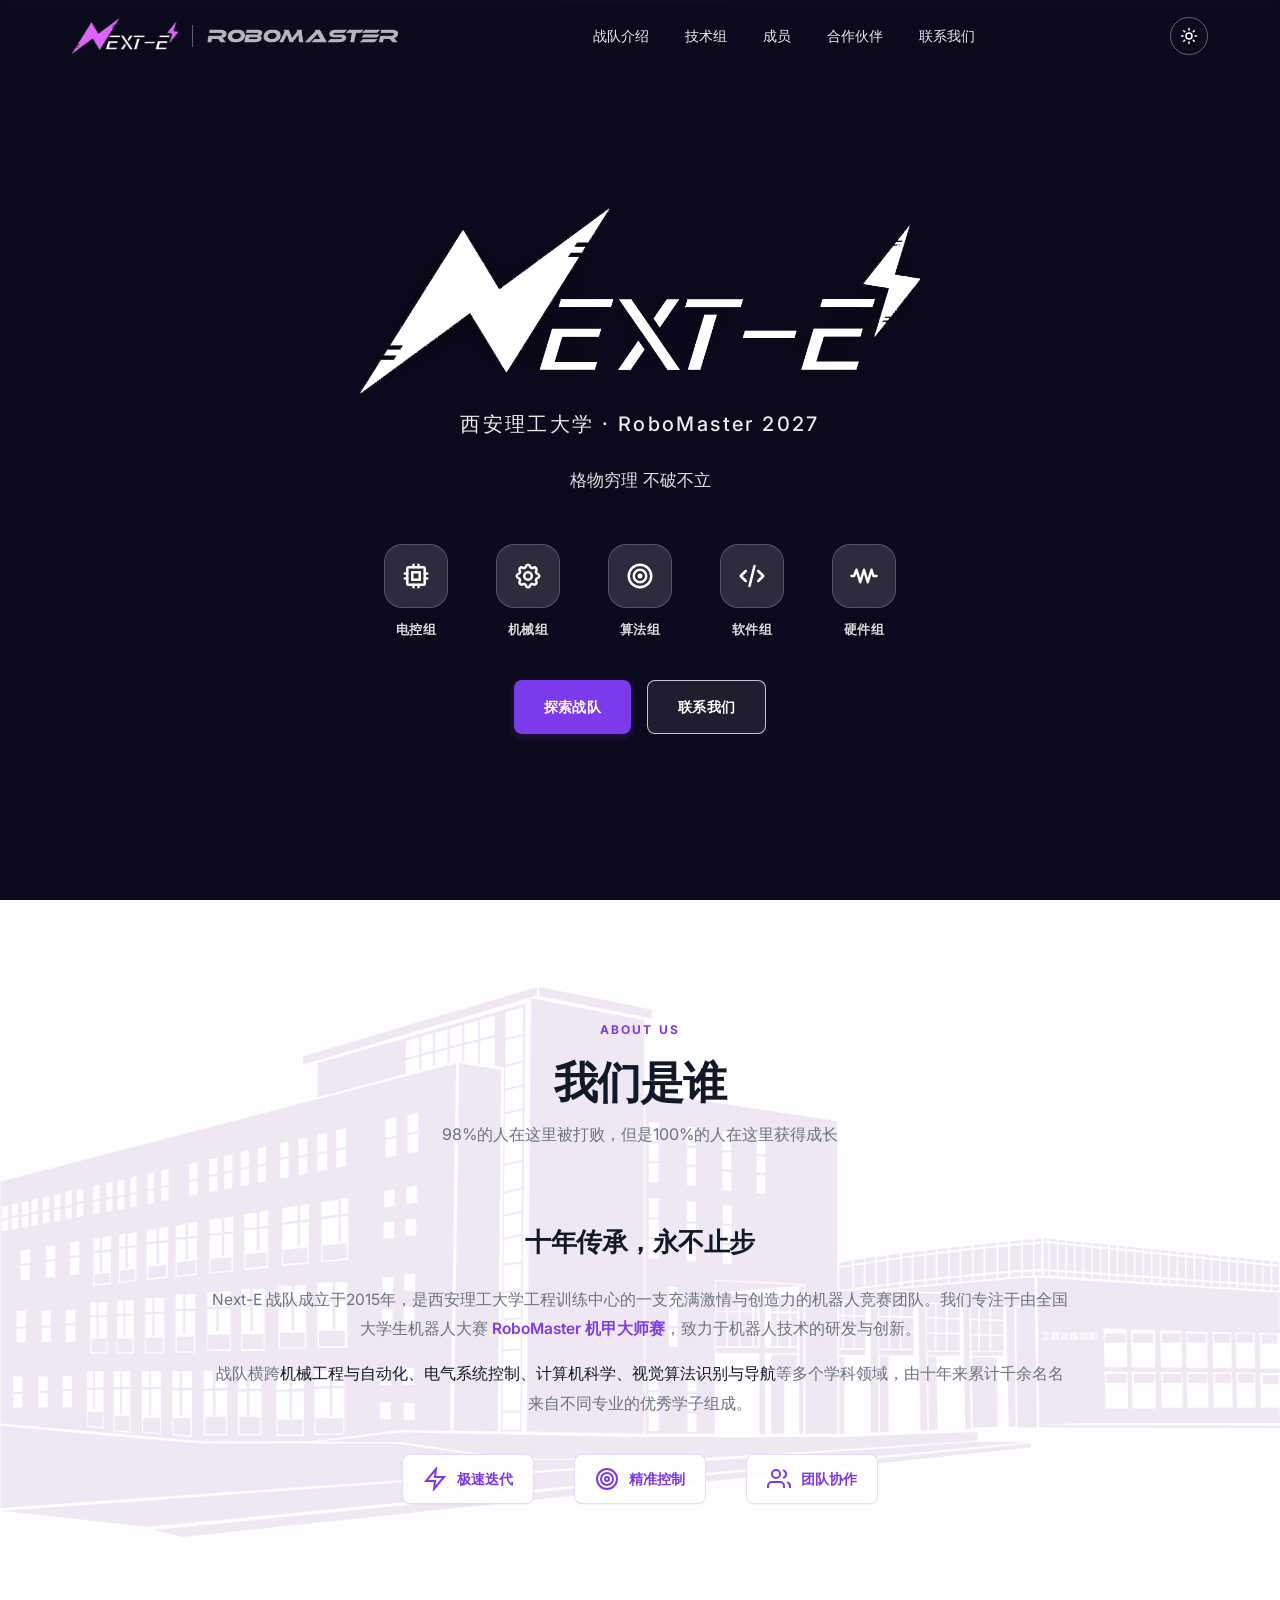
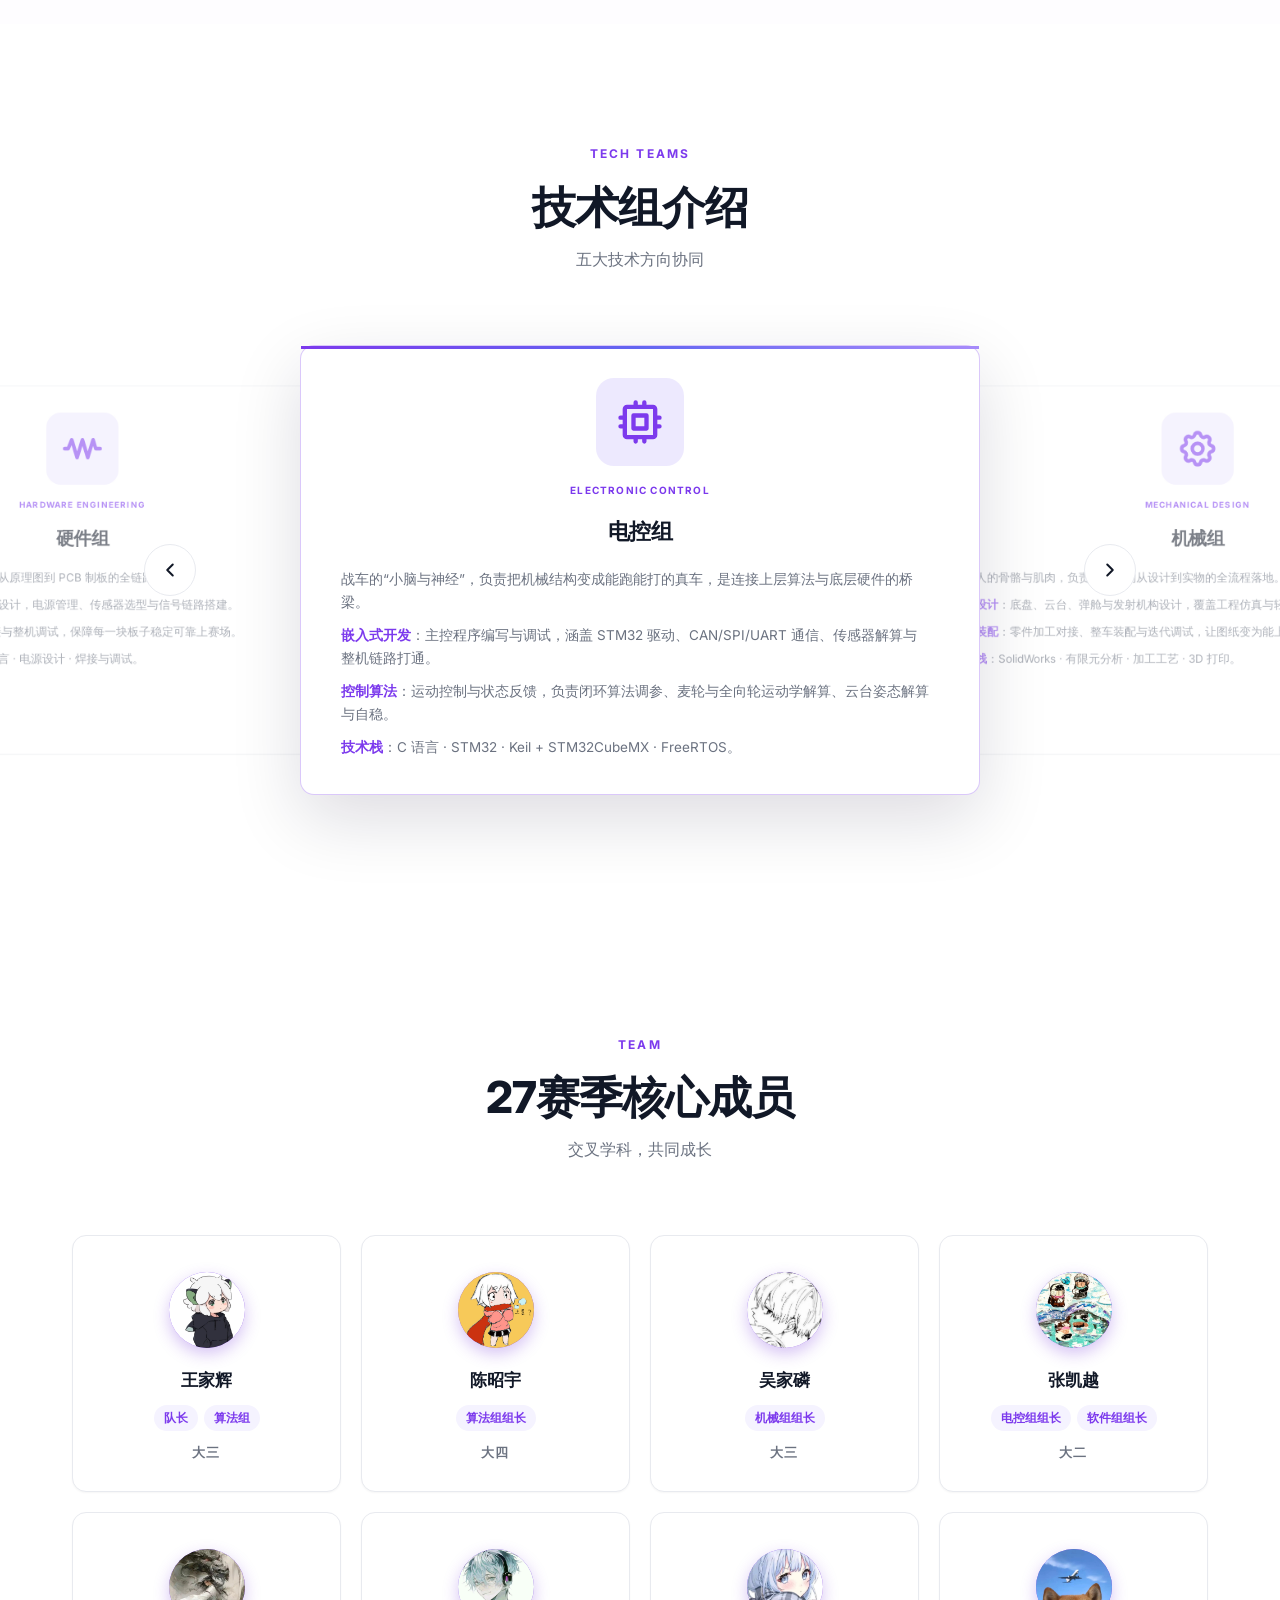
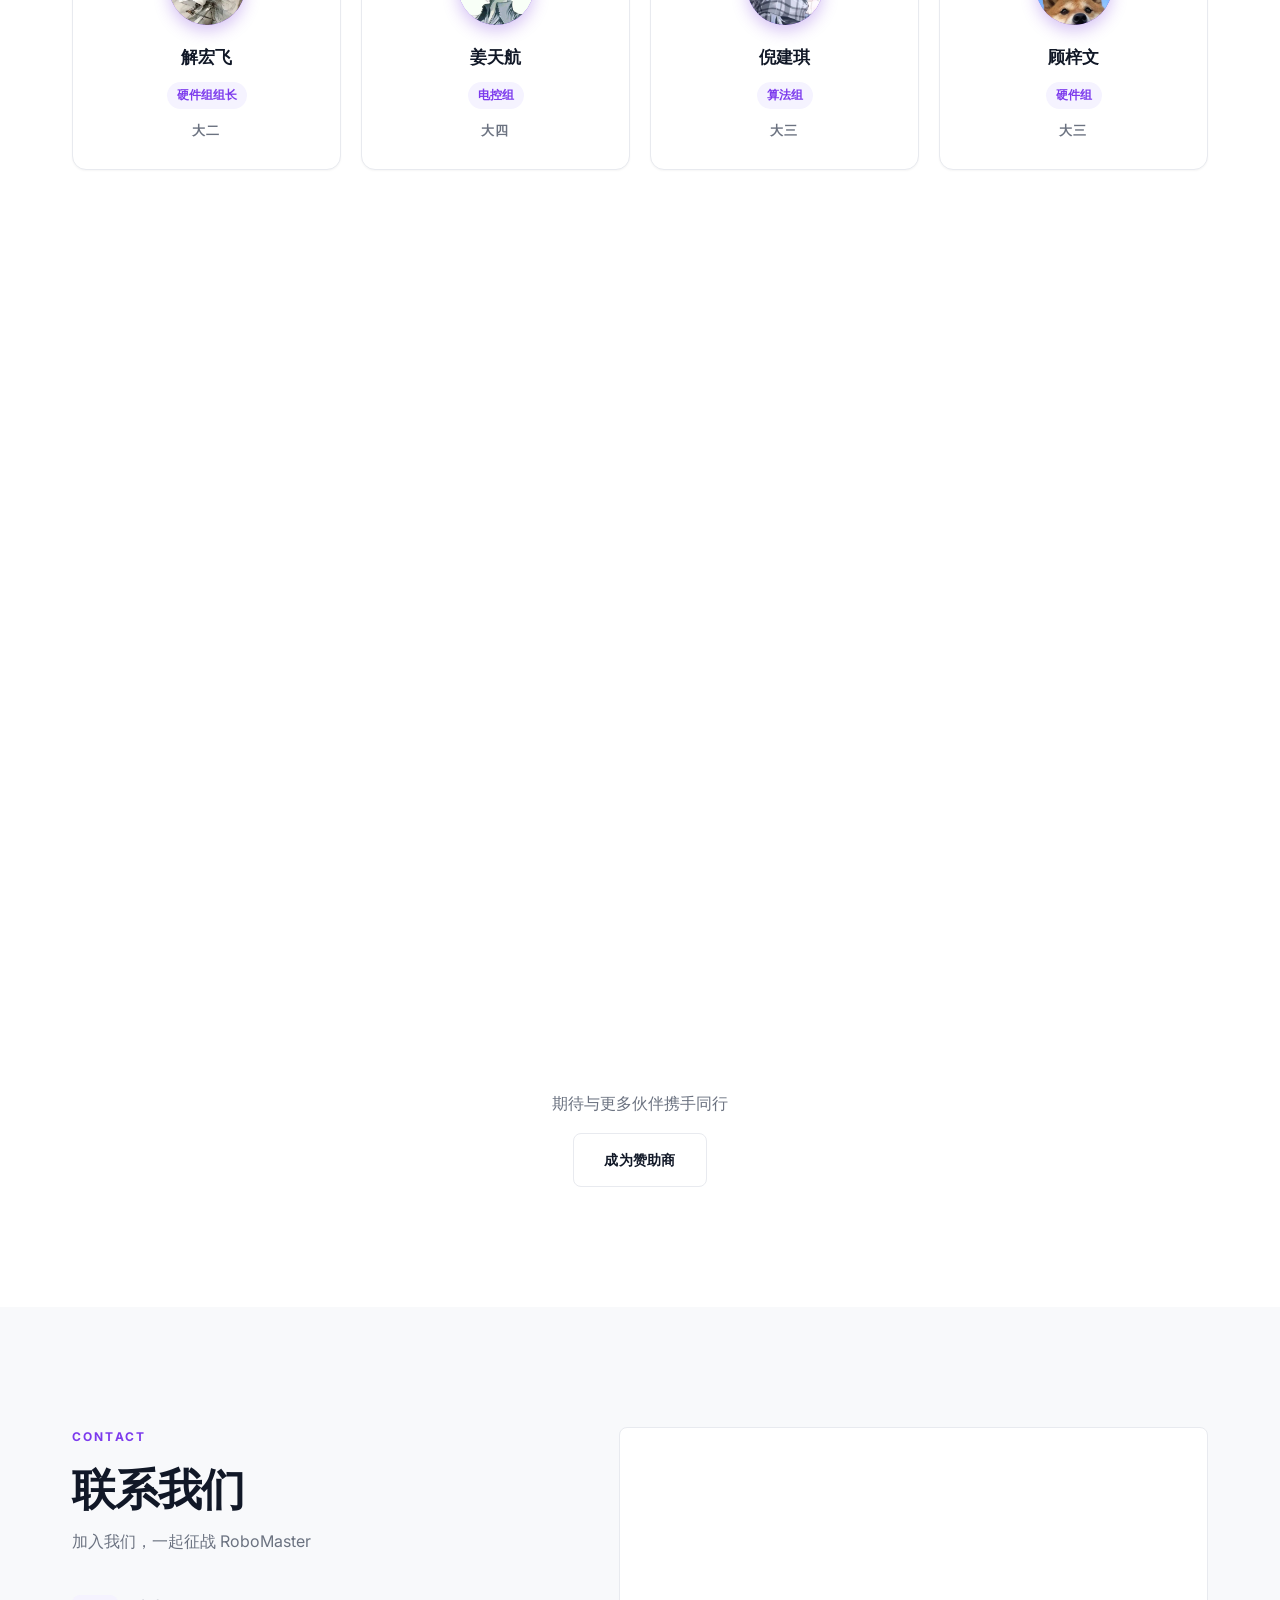
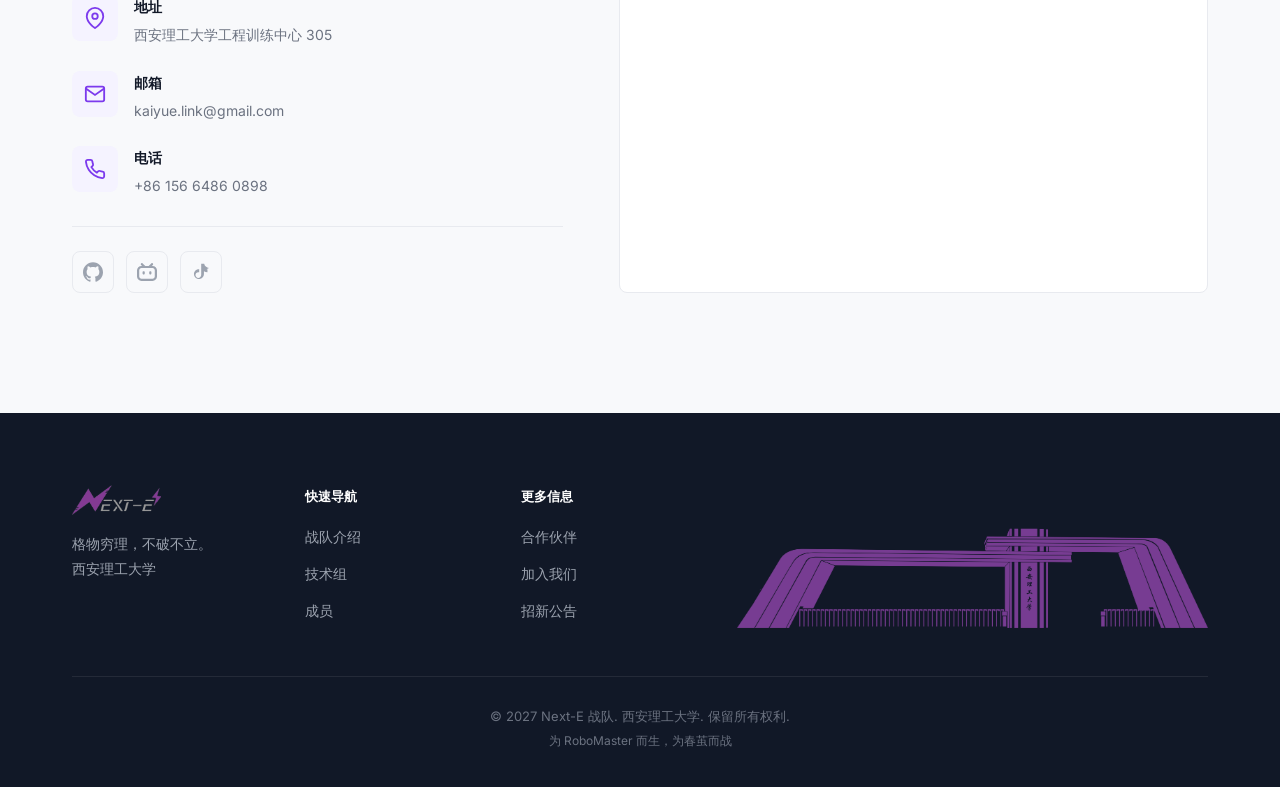
<file: index.html>
<!DOCTYPE html>
<html lang="zh-CN">
<head>
<meta charset="UTF-8">
<meta name="viewport" content="width=device-width, initial-scale=1.0">
<title>Next-E | 西安理工大学 — RoboMaster 机甲大师</title>
<meta name="description" content="Next-E 战队 — 西安理工大学 RoboMaster 参赛战队。以科技为翼，以创新为矛，征战机甲战场。">
<link rel="stylesheet" href="./style.css">
</head>
<body>

<!-- ==================== 导航栏 ==================== -->
<nav class="nav" id="nav">
  <div class="nav-inner">
    <a href="#hero" class="nav-logo">
      <img class="nav-logo-img" src="./assets/20260811-175311.png" alt="Next-E">
      <span class="nav-logo-sep"></span>
      <img class="rm-logo rm-logo-dark" src="./assets/rm-logo-dark.png" alt="RoboMaster">
      <img class="rm-logo rm-logo-white" src="./assets/rm-logo-white.png" alt="RoboMaster">
    </a>
    <ul class="nav-links">
      <li><a href="#about">战队介绍</a></li>
      <li><a href="#robots">技术组</a></li>
      <li><a href="#members">成员</a></li>
      <li><a href="#sponsors">合作伙伴</a></li>
      <li><a href="#contact">联系我们</a></li>
    </ul>
    <button class="theme-toggle" id="themeToggle" aria-label="切换深浅色模式">
      <svg class="icon-sun" width="18" height="18" viewBox="0 0 24 24" fill="none" stroke="currentColor" stroke-width="2" stroke-linecap="round" stroke-linejoin="round"><circle cx="12" cy="12" r="4"/><path d="M12 2v2m0 16v2M4.93 4.93l1.41 1.41m11.32 11.32 1.41 1.41M2 12h2m16 0h2M4.93 19.07l1.41-1.41M17.66 6.34l1.41-1.41"/></svg>
      <svg class="icon-moon" width="18" height="18" viewBox="0 0 24 24" fill="none" stroke="currentColor" stroke-width="2" stroke-linecap="round" stroke-linejoin="round"><path d="M21 12.79A9 9 0 1 1 11.21 3 7 7 0 0 0 21 12.79z"/></svg>
    </button>
    <button class="nav-toggle" id="navToggle" aria-label="菜单">
      <span></span><span></span><span></span>
    </button>
  </div>
</nav>

<!-- ==================== 主页 ==================== -->
<section class="hero" id="hero">
  <video class="hero-video" autoplay muted loop playsinline preload="auto">
    <source src="./assets/rm-hero.mp4" type="video/mp4">
  </video>
  <div class="hero-overlay"></div>
  <div class="hero-content">
    <h1 class="hero-title">
      <img class="hero-title-logo" src="./assets/20260811-175311-white.png" alt="Next-E 战队徽标">
      <span class="title-sub">西安理工大学 · RoboMaster 2027</span>
    </h1>
    <p class="hero-desc">
      格物穷理 不破不立<br>
      
    </p>
    <svg width="0" height="0" style="position:absolute;overflow:hidden" aria-hidden="true" focusable="false">
      <symbol id="icon-cpu" viewBox="0 0 24 24"><g fill="none" stroke="currentColor" stroke-linecap="round" stroke-linejoin="round" stroke-width="2"><path d="M5 6a1 1 0 0 1 1-1h12a1 1 0 0 1 1 1v12a1 1 0 0 1-1 1H6a1 1 0 0 1-1-1z"/><path d="M9 9h6v6H9zm-6 1h2m-2 4h2m5-11v2m4-2v2m7 5h-2m2 4h-2m-5 7v-2m-4 2v-2"/></g></symbol>
      <symbol id="icon-gear" viewBox="0 0 24 24"><g fill="none" stroke="currentColor" stroke-linecap="round" stroke-linejoin="round" stroke-width="2"><path d="M10.325 4.317c.426-1.756 2.924-1.756 3.35 0a1.724 1.724 0 0 0 2.573 1.066c1.543-.94 3.31.826 2.37 2.37a1.724 1.724 0 0 0 1.065 2.572c1.756.426 1.756 2.924 0 3.35a1.724 1.724 0 0 0-1.066 2.573c.94 1.543-.826 3.31-2.37 2.37a1.724 1.724 0 0 0-2.572 1.065c-.426 1.756-2.924 1.756-3.35 0a1.724 1.724 0 0 0-2.573-1.066c-1.543.94-3.31-.826-2.37-2.37a1.724 1.724 0 0 0-1.065-2.572c-1.756-.426-1.756-2.924 0-3.35a1.724 1.724 0 0 0 1.066-2.573c-.94-1.543.826-3.31 2.37-2.37c1 .608 2.296.07 2.572-1.065"/><path d="M9 12a3 3 0 1 0 6 0a3 3 0 0 0-6 0"/></g></symbol>
      <symbol id="icon-target" viewBox="0 0 24 24"><g fill="none" stroke="currentColor" stroke-linecap="round" stroke-linejoin="round" stroke-width="2"><path d="M11 12a1 1 0 1 0 2 0a1 1 0 1 0-2 0"/><path d="M7 12a5 5 0 1 0 10 0a5 5 0 1 0-10 0"/><path d="M3 12a9 9 0 1 0 18 0a9 9 0 1 0-18 0"/></g></symbol>
      <symbol id="icon-code" viewBox="0 0 24 24"><path fill="none" stroke="currentColor" stroke-linecap="round" stroke-linejoin="round" stroke-width="2" d="m7 8l-4 4l4 4m10-8l4 4l-4 4M14 4l-4 16"/></symbol>
      <symbol id="icon-board" viewBox="0 0 24 24"><path fill="none" stroke="currentColor" stroke-linecap="round" stroke-linejoin="round" stroke-width="2" d="M2 12h2l2-5l3 10l3-10l3 10l3-10l1.5 5H22"/></symbol>
    </svg>
    <div class="hero-groups">
      <div class="hero-group">
        <span class="hero-group-icon"><svg class="hero-group-svg"><use href="#icon-cpu"/></svg></span>
        <span class="hero-group-name">电控组</span>
      </div>
      <div class="hero-group">
        <span class="hero-group-icon"><svg class="hero-group-svg"><use href="#icon-gear"/></svg></span>
        <span class="hero-group-name">机械组</span>
      </div>
      <div class="hero-group">
        <span class="hero-group-icon"><svg class="hero-group-svg"><use href="#icon-target"/></svg></span>
        <span class="hero-group-name">算法组</span>
      </div>
      <div class="hero-group">
        <span class="hero-group-icon"><svg class="hero-group-svg"><use href="#icon-code"/></svg></span>
        <span class="hero-group-name">软件组</span>
      </div>
      <div class="hero-group">
        <span class="hero-group-icon"><svg class="hero-group-svg"><use href="#icon-board"/></svg></span>
        <span class="hero-group-name">硬件组</span>
      </div>
    </div>
    <div class="hero-actions">
      <a href="#about" class="btn btn-primary">探索战队</a>
      <a href="#contact" class="btn btn-outline">联系我们</a>
    </div>
  </div>
</section>

<!-- ==================== 战队介绍 ==================== -->
<section class="section about" id="about">
  <div class="container">
    <div class="section-header">
      <span class="section-label">About Us</span>
      <h2 class="section-title">我们是谁</h2>
      <p class="section-desc">98%的人在这里被打败，但是100%的人在这里获得成长</p>
    </div>
    <div class="about-text">
      <h3>十年传承，永不止步</h3>
      <p>Next-E 战队成立于2015年，是西安理工大学工程训练中心的一支充满激情与创造力的机器人竞赛团队。我们专注于由全国大学生机器人大赛 <strong>RoboMaster 机甲大师赛</strong>，致力于机器人技术的研发与创新。</p>
      <p>战队横跨<em>机械工程与自动化、电气系统控制、计算机科学、视觉算法识别与导航</em>等多个学科领域，由十年来累计千余名名来自不同专业的优秀学子组成。</p>
      <div class="about-values">
        <div class="value-item">
          <div class="value-icon">
            <svg width="24" height="24" viewBox="0 0 24 24" fill="none" stroke="currentColor" stroke-width="2"><polygon points="13,2 3,14 12,14 11,22 21,10 12,10 13,2"/></svg>
          </div>
          <span>极速迭代</span>
        </div>
        <div class="value-item">
          <div class="value-icon">
            <svg width="24" height="24" viewBox="0 0 24 24" fill="none" stroke="currentColor" stroke-width="2"><circle cx="12" cy="12" r="10"/><circle cx="12" cy="12" r="6"/><circle cx="12" cy="12" r="2"/></svg>
          </div>
          <span>精准控制</span>
        </div>
        <div class="value-item">
          <div class="value-icon">
            <svg width="24" height="24" viewBox="0 0 24 24" fill="none" stroke="currentColor" stroke-width="2"><path d="M17 21v-2a4 4 0 0 0-4-4H5a4 4 0 0 0-4 4v2"/><circle cx="9" cy="7" r="4"/><path d="M23 21v-2a4 4 0 0 0-3-3.87M16 3.13a4 4 0 0 1 0 7.75"/></svg>
          </div>
          <span>团队协作</span>
        </div>
      </div>
    </div>
  </div>
</section>

<!-- ==================== 技术组展示 ==================== -->
<section class="section robots" id="robots">
  <div class="container">
    <div class="section-header">
      <span class="section-label">Tech Teams</span>
      <h2 class="section-title">技术组介绍</h2>
      <p class="section-desc">五大技术方向协同</p>
    </div>
        <div class="tech-carousel" id="techCarousel">
      <button class="carousel-arrow carousel-prev" id="techPrev" aria-label="上一个组别">
        <svg width="22" height="22" viewBox="0 0 24 24" fill="none" stroke="currentColor" stroke-width="2.2" stroke-linecap="round" stroke-linejoin="round"><path d="m15 18-6-6 6-6"/></svg>
      </button>
      <div class="carousel-stage" id="techStage">
<!-- 电控组 -->
      <div class="tech-card">
        <div class="tech-icon">
          <svg class="tech-icon-svg"><use href="#icon-cpu"/></svg>
        </div>
        <div class="tech-info">
          <span class="tech-tag">Electronic Control</span>
          <h3 class="tech-name">电控组</h3>
          <div class="tech-desc">
            <p>战车的“小脑与神经”，负责把机械结构变成能跑能打的真车，是连接上层算法与底层硬件的桥梁。</p>
            <p><strong>嵌入式开发</strong>：主控程序编写与调试，涵盖 STM32 驱动、CAN/SPI/UART 通信、传感器解算与整机链路打通。</p>
            <p><strong>控制算法</strong>：运动控制与状态反馈，负责闭环算法调参、麦轮与全向轮运动学解算、云台姿态解算与自稳。</p>
            <p><strong>技术栈</strong>：C 语言 · STM32 · Keil + STM32CubeMX · FreeRTOS。</p>
          </div>
        </div>
      </div>
<!-- 机械组 -->
      <div class="tech-card">
        <div class="tech-icon">
          <svg class="tech-icon-svg"><use href="#icon-gear"/></svg>
        </div>
        <div class="tech-info">
          <span class="tech-tag">Mechanical Design</span>
          <h3 class="tech-name">机械组</h3>
          <div class="tech-desc">
            <p>机器人的骨骼与肌肉，负责整车结构从设计到实物的全流程落地。</p>
            <p><strong>结构设计</strong>：底盘、云台、弹舱与发射机构设计，覆盖工程仿真与轻量化。</p>
            <p><strong>加工装配</strong>：零件加工对接、整车装配与迭代调试，让图纸变为能上赛场的真车。</p>
            <p><strong>技术栈</strong>：SolidWorks · 有限元分析 · 加工工艺 · 3D 打印。</p>
          </div>
        </div>
      </div>
<!-- 算法组 -->
      <div class="tech-card">
        <div class="tech-icon">
          <svg class="tech-icon-svg"><use href="#icon-target"/></svg>
        </div>
        <div class="tech-info">
          <span class="tech-tag">Algorithm & AI</span>
          <h3 class="tech-name">算法组</h3>
          <div class="tech-desc">
            <p>机器人的大脑，负责视觉感知与决策算法，用模型与数据赋予机器人战场智慧。</p>
            <p><strong>视觉感知</strong>：自瞄识别、能量机关与目标跟踪算法研究，让机器人“看得见”。</p>
            <p><strong>决策控制</strong>：弹道解算与预测、路径规划与自主决策，让机器人“想得清、打得准”。</p>
            <p><strong>技术栈</strong>：Python · C++ · OpenCV · 深度学习 · Linux · ROS。</p>
          </div>
        </div>
      </div>
<!-- 软件组 -->
      <div class="tech-card">
        <div class="tech-icon">
          <svg class="tech-icon-svg"><use href="#icon-code"/></svg>
        </div>
        <div class="tech-info">
          <span class="tech-tag">Software Engineering</span>
          <h3 class="tech-name">软件组</h3>
          <div class="tech-desc">
            <p>战队的“技术核心”之一，分软件开发与软件宣运两方向，兼顾产品研发与品牌建设。</p>
            <p><strong>软件开发</strong>：RM 模拟器、自定义比赛客户端、战术分析与可视化工具、战队信息化系统。</p>
            <p><strong>软件宣运</strong>：官网前后端开发运维、技术内容产出、公众号/B 站运营、赞助商对接。</p>
            <p><strong>技术栈</strong>：Unity · C# · TS · React · Vue · Node.js · Python；官网：HTML · CSS · JS。</p>
          </div>
        </div>
      </div>
<!-- 硬件组 -->
      <div class="tech-card">
        <div class="tech-icon">
          <svg class="tech-icon-svg"><use href="#icon-board"/></svg>
        </div>
        <div class="tech-info">
          <span class="tech-tag">Hardware Engineering</span>
          <h3 class="tech-name">硬件组</h3>
          <div class="tech-desc">
            <p>机器人的能量与电路基石，负责从原理图到 PCB 制板的全链路自研。</p>
            <p><strong>电路设计</strong>：主控板与功率驱动板设计，电源管理、传感器选型与信号链路搭建。</p>
            <p><strong>板级调试</strong>：PCB 绘制、打样焊接与整机调试，保障每一块板子稳定可靠上赛场。</p>
            <p><strong>技术栈</strong>：Altium Designer · C 语言 · 电源设计 · 焊接与调试。</p>
          </div>
        </div>
      </div>
      </div>
      <button class="carousel-arrow carousel-next" id="techNext" aria-label="下一个组别">
        <svg width="22" height="22" viewBox="0 0 24 24" fill="none" stroke="currentColor" stroke-width="2.2" stroke-linecap="round" stroke-linejoin="round"><path d="m9 18 6-6-6-6"/></svg>
      </button>
    </div>
  </div>
</section>

<!-- ==================== 核心成员 ==================== -->
<section class="section members" id="members">
  <div class="container">
    <div class="section-header">
      <span class="section-label">Team</span>
      <h2 class="section-title">27赛季核心成员</h2>
      <p class="section-desc">交叉学科，共同成长</p>
    </div>
    <div class="members-grid">
      <!-- ════════════════ 成员信息修改区（改这里）════════════════
           每张卡片可改字段：
             · <h4 class="member-name">  姓名
             · member-role 徽章         职务 / 组别（可加可删，最多建议 2 个）
             · member-grade             年级（不写则卡片不显示）
             · member-desc              一句话介绍（不写则卡片不显示）
             · member-avatar 内 <img>   头像照片（放 assets/members/ 下）
           ═════════════════════════════════════════════════════ -->
      <!-- 成员 1 -->
      <div class="member-card">
        <div class="member-avatar"><img src="./assets/members/wjh.jpg" alt="王家辉"></div>
        <div class="member-info">
          <h4 class="member-name">王家辉</h4>
          <div class="member-roles">
            <span class="member-role">队长</span>
            <span class="member-role">算法组</span>
          </div>
          <p class="member-grade">大三</p>
        </div>
      </div>

      <div class="member-card">
        <div class="member-avatar"><img src="./assets/members/czy.jpg" alt="陈昭宇"></div>
        <div class="member-info">
          <h4 class="member-name">陈昭宇</h4>
          <div class="member-roles">
            <span class="member-role">算法组组长</span>
          </div>
          <p class="member-grade">大四</p>
        </div>
      </div>
      <!-- 成员 2 -->
      <div class="member-card">
        <div class="member-avatar"><img src="./assets/members/wjl.jpg" alt="吴家磷"></div>
        <div class="member-info">
          <h4 class="member-name">吴家磷</h4>
          <div class="member-roles">
            <span class="member-role">机械组组长</span>
          </div>
          <p class="member-grade">大三</p>
        </div>
      </div>
      <!-- 成员 3 -->
      <div class="member-card">
        <div class="member-avatar"><img src="./assets/members/zky.jpg" alt="张凯越"></div>
        <div class="member-info">
          <h4 class="member-name">张凯越</h4>
          <div class="member-roles">
            <span class="member-role">电控组组长</span>
            <span class="member-role">软件组组长</span>
          </div>
          <p class="member-grade">大二</p>
        </div>
      </div>
      <!-- 成员 4 -->
      <div class="member-card">
        <div class="member-avatar"><img src="./assets/members/xhf.jpg" alt="解宏飞"></div>
        <div class="member-info">
          <h4 class="member-name">解宏飞</h4>
          <div class="member-roles">
            <span class="member-role">硬件组组长</span>
          </div>
          <p class="member-grade">大二</p>
        </div>
      </div>
      <!-- 成员 5 -->
      <div class="member-card">
        <div class="member-avatar"><img src="./assets/members/jth.jpg" alt="姜天航"></div>
        <div class="member-info">
          <h4 class="member-name">姜天航</h4>
          <div class="member-roles">
            <span class="member-role">电控组</span>
          </div>
          <p class="member-grade">大四</p>
        </div>
      </div>
      <!-- 成员 6 -->
      <div class="member-card">
        <div class="member-avatar"><img src="./assets/members/njq.jpg" alt="倪建琪"></div>
        <div class="member-info">
          <h4 class="member-name">倪建琪</h4>
          <div class="member-roles">
            <span class="member-role">算法组</span>
          </div>
          <p class="member-grade">大三</p>
        </div>
      </div>
      
      <!-- 成员 8 -->
      <div class="member-card">
        <div class="member-avatar"><img src="./assets/members/gzw.jpg" alt="顾梓文"></div>
        <div class="member-info">
          <h4 class="member-name">顾梓文</h4>
          <div class="member-roles">
            <span class="member-role">硬件组</span>
          </div>
          <p class="member-grade">大三</p>
        </div>
      </div>
    </div>
  </div>
</section>

<!-- ==================== 合作伙伴 ==================== -->
<section class="section sponsors" id="sponsors">
  <div class="container">
    <div class="section-header">
      <span class="section-label">Partners</span>
      <h2 class="section-title">合作伙伴</h2>
      <p class="section-desc">感谢每一位支持我们的伙伴</p>
    </div>
    <div class="sponsors-grid">
      <a class="sponsor-item sponsor-link" href="https://www.yourcee.com/" target="_blank" rel="noopener noreferrer">
        <div class="sponsor-logo">
          <img src="./assets/sponsors/youxin.png" alt="优信电子">
        </div>
        <span class="sponsor-name">优信电子</span>
      </a>
      <a class="sponsor-item sponsor-link" href="https://ipcon.tmall.com/" target="_blank" rel="noopener noreferrer">
        <div class="sponsor-logo">
          <img src="./assets/sponsors/aipuchuang.png" alt="艾普创">
        </div>
        <span class="sponsor-name">艾普创</span>
      </a>
      <a class="sponsor-item sponsor-link" href="https://world.taobao.com/dianpu/112249719.htm" target="_blank" rel="noopener noreferrer">
        <div class="sponsor-logo sponsor-logo-text">
          <span>哈长伟碳纤维</span>
        </div>
      </a>
      <a class="sponsor-item sponsor-link" href="https://www.gy2025.com/" target="_blank" rel="noopener noreferrer">
        <div class="sponsor-logo">
          <img src="./assets/sponsors/quanzhou.png" alt="铨州智造">
        </div>
        <span class="sponsor-name">铨州智造</span>
      </a>
      <a class="sponsor-item sponsor-link" href="https://www.huaqiu.com/" target="_blank" rel="noopener noreferrer">
        <div class="sponsor-logo">
          <img src="./assets/sponsors/huaqiu.png" alt="华秋">
        </div>
        <span class="sponsor-name">华秋</span>
      </a>
      <div class="sponsor-item sponsor-join">
        <div class="sponsor-logo sponsor-join-icon">
          <span>+</span>
        </div>
        <span class="sponsor-name">欢迎加入</span>
        <span class="sponsor-tier">虚位以待 · 诚邀合作</span>
      </div>
    </div>
    <div class="sponsors-cta">
      <p>期待与更多伙伴携手同行</p>
      <a href="#contact" class="btn btn-outline">成为赞助商</a>
    </div>
  </div>
</section>

<!-- ==================== 联系我们 ==================== -->
<section class="section contact" id="contact">
  <div class="container">
    <div class="contact-grid">
      <div class="contact-left">
        <div class="section-header">
          <span class="section-label">Contact</span>
          <h2 class="section-title">联系我们</h2>
          <p class="section-desc">加入我们，一起征战 RoboMaster</p>
        </div>
        <div class="contact-info">
        <div class="contact-item">
          <div class="contact-icon">
            <svg width="22" height="22" viewBox="0 0 24 24" fill="none" stroke="currentColor" stroke-width="2"><path d="M21 10c0 7-9 13-9 13s-9-6-9-13a9 9 0 0 1 18 0z"/><circle cx="12" cy="10" r="3"/></svg>
          </div>
          <div><h4>地址</h4><p>西安理工大学工程训练中心 305</p></div>
        </div>
        <div class="contact-item">
          <div class="contact-icon">
            <svg width="22" height="22" viewBox="0 0 24 24" fill="none" stroke="currentColor" stroke-width="2"><path d="M4 4h16c1.1 0 2 .9 2 2v12c0 1.1-.9 2-2 2H4c-1.1 0-2-.9-2-2V6c0-1.1.9-2 2-2z"/><polyline points="22,6 12,13 2,6"/></svg>
          </div>
          <div><h4>邮箱</h4><p>kaiyue.link@gmail.com</p></div>
        </div>
        <div class="contact-item">
          <div class="contact-icon">
            <svg width="22" height="22" viewBox="0 0 24 24" fill="none" stroke="currentColor" stroke-width="2"><path d="M22 16.92v3a2 2 0 0 1-2.18 2 19.79 19.79 0 0 1-8.63-3.07 19.5 19.5 0 0 1-6-6 19.79 19.79 0 0 1-3.07-8.67A2 2 0 0 1 4.11 2h3a2 2 0 0 1 2 1.72 12.84 12.84 0 0 0 .7 2.81 2 2 0 0 1-.45 2.11L8.09 9.91a16 16 0 0 0 6 6l1.27-1.27a2 2 0 0 1 2.11-.45 12.84 12.84 0 0 0 2.81.7A2 2 0 0 1 22 16.92z"/></svg>
          </div>
          <div><h4>电话</h4><p>+86 156 6486 0898</p></div>
        </div>
        <div class="contact-social">
          <a href="https://github.com/NEXT-E-control" target="_blank" rel="noopener" class="social-link" aria-label="GitHub">
            <svg width="20" height="20" viewBox="0 0 24 24" fill="currentColor"><path d="M12 .297c-6.63 0-12 5.373-12 12 0 5.303 3.438 9.8 8.205 11.385.6.113.82-.258.82-.577 0-.285-.01-1.04-.015-2.04-3.338.724-4.042-1.61-4.042-1.61C4.422 18.07 3.633 17.7 3.633 17.7c-1.087-.744.084-.729.084-.729 1.205.084 1.838 1.236 1.838 1.236 1.07 1.835 2.809 1.305 3.495.998.108-.776.417-1.305.76-1.605-2.665-.3-5.466-1.332-5.466-5.93 0-1.31.465-2.38 1.235-3.22-.135-.303-.54-1.523.105-3.176 0 0 1.005-.322 3.3 1.23.96-.267 1.98-.399 3-.405 1.02.006 2.04.138 3 .405 2.28-1.552 3.285-1.23 3.285-1.23.645 1.653.24 2.873.12 3.176.765.84 1.23 1.91 1.23 3.22 0 4.61-2.805 5.625-5.475 5.92.42.36.81 1.096.81 2.22 0 1.606-.015 2.896-.015 3.286 0 .315.21.69.825.57C20.565 22.092 24 17.592 24 12.297c0-6.627-5.373-12-12-12"/></svg>
          </a>
          <a href="https://space.bilibili.com/1289802205" target="_blank" rel="noopener" class="social-link" aria-label="B站">
            <svg width="20" height="20" viewBox="0 0 24 24" fill="currentColor"><path d="M17.813 4.653h.854c1.51.054 2.769.578 3.773 1.574 1.004.995 1.524 2.249 1.56 3.76v7.36c-.036 1.51-.556 2.769-1.56 3.773s-2.262 1.524-3.773 1.56H5.333c-1.51-.036-2.769-.556-3.773-1.56S.036 18.858 0 17.347v-7.36c.036-1.511.556-2.765 1.56-3.76 1.004-.996 2.262-1.52 3.773-1.574h.774l-1.174-1.12a1.234 1.234 0 0 1-.373-.906c0-.356.124-.658.373-.907l.027-.027c.267-.249.573-.373.92-.373.347 0 .653.124.92.373L9.653 4.44c.071.071.134.142.187.213h4.267a.836.836 0 0 1 .16-.213l2.853-2.747c.267-.249.573-.373.92-.373.347 0 .662.151.929.4.267.249.391.551.391.907 0 .355-.124.657-.373.906zM5.333 7.24c-.746.018-1.373.276-1.88.773-.506.498-.769 1.13-.786 1.894v7.52c.017.764.28 1.395.786 1.893.507.498 1.134.756 1.88.773h13.334c.746-.017 1.373-.275 1.88-.773.506-.498.769-1.129.786-1.893v-7.52c-.017-.765-.28-1.396-.786-1.894-.507-.497-1.134-.755-1.88-.773zM8 11.107c.373 0 .684.124.933.373.25.249.383.569.4.96v1.173c-.017.391-.15.711-.4.96-.249.25-.56.374-.933.374s-.684-.125-.933-.374c-.25-.249-.383-.569-.4-.96V12.44c0-.373.129-.689.386-.947.258-.257.574-.386.947-.386zm8 0c.373 0 .684.124.933.373.25.249.383.569.4.96v1.173c-.017.391-.15.711-.4.96-.249.25-.56.374-.933.374s-.684-.125-.933-.374c-.25-.249-.383-.569-.4-.96V12.44c.017-.391.15-.711.4-.96.249-.249.56-.373.933-.373Z"/></svg>
          </a>
          <a href="https://www.douyin.com/user/MS4wLjABAAAAjEdM2od1IqYN_DrYPdi_J0USBAQekgmTF9zp-4alxg6qBNswB3uCfQB7sv-W_6x8?from_tab_name=main&amp;showSubTab=video&amp;showTab=post" target="_blank" rel="noopener" class="social-link" aria-label="抖音">
            <svg width="20" height="20" viewBox="0 0 24 24" fill="currentColor"><path d="M21.58 7.19c-1.44-.15-2.75-.72-3.79-1.65-.98-.9-1.67-2.08-1.98-3.54h-3.58v13.65c0 1.9-1.54 3.44-3.44 3.44S5.35 17.55 5.35 15.65s1.54-3.44 3.44-3.44c.36 0 .7.06 1.02.16V8.66c-3.48-.35-6.24 2.39-6.24 5.86 0 3.3 2.68 5.98 5.98 5.98s5.98-2.68 5.98-5.98V11.1c1.24.79 2.68 1.26 4.22 1.3V8.83c-.4-.02-.8-.03-1.15-.03z"/></svg>
          </a>
        </div>
      </div>
      </div>
      <div class="survey-wrap">
        <iframe class="survey-iframe" src="https://v.wjx.cn/vm/tOXaHMb.aspx?width=100%&amp;source=iframe"
          frameborder="0" marginheight="0" marginwidth="0" scrolling="auto"
          title="Next-E 招新报名问卷"></iframe>
      </div>
    </div>
  </div>
</section>

<!-- ==================== 页脚 ==================== -->
<footer class="footer">
  <div class="container">
    <div class="footer-grid">
      <div class="footer-brand">
        <a href="#hero" class="footer-logo">
          <img class="footer-logo-img" src="./assets/20260811-175311.png" alt="Next-E">
          
        </a>
        <p>格物穷理，不破不立。<br>西安理工大学</p>
      </div>
      <div class="footer-links">
        <h4>快速导航</h4>
        <ul>
          <li><a href="#about">战队介绍</a></li>
          <li><a href="#robots">技术组</a></li>
          <li><a href="#members">成员</a></li>
        </ul>
      </div>
      <div class="footer-links">
        <h4>更多信息</h4>
        <ul>
          <li><a href="#sponsors">合作伙伴</a></li>
          <li><a href="#contact">加入我们</a></li>
          <li><a href="#">招新公告</a></li>
        </ul>
      </div>
      <div class="footer-gate">
        <img src="./assets/footer-gate.png" alt="西安理工大学校门">
      </div>
    </div>
    <div class="footer-bottom">
      <p>&copy; 2027 Next-E 战队. 西安理工大学. 保留所有权利.</p>
      <p class="footer-dedication">为 RoboMaster 而生，为春茧而战</p>
    </div>
  </div>
</footer>

<script src="./script.js"></script>
</body>
</html>
</file>
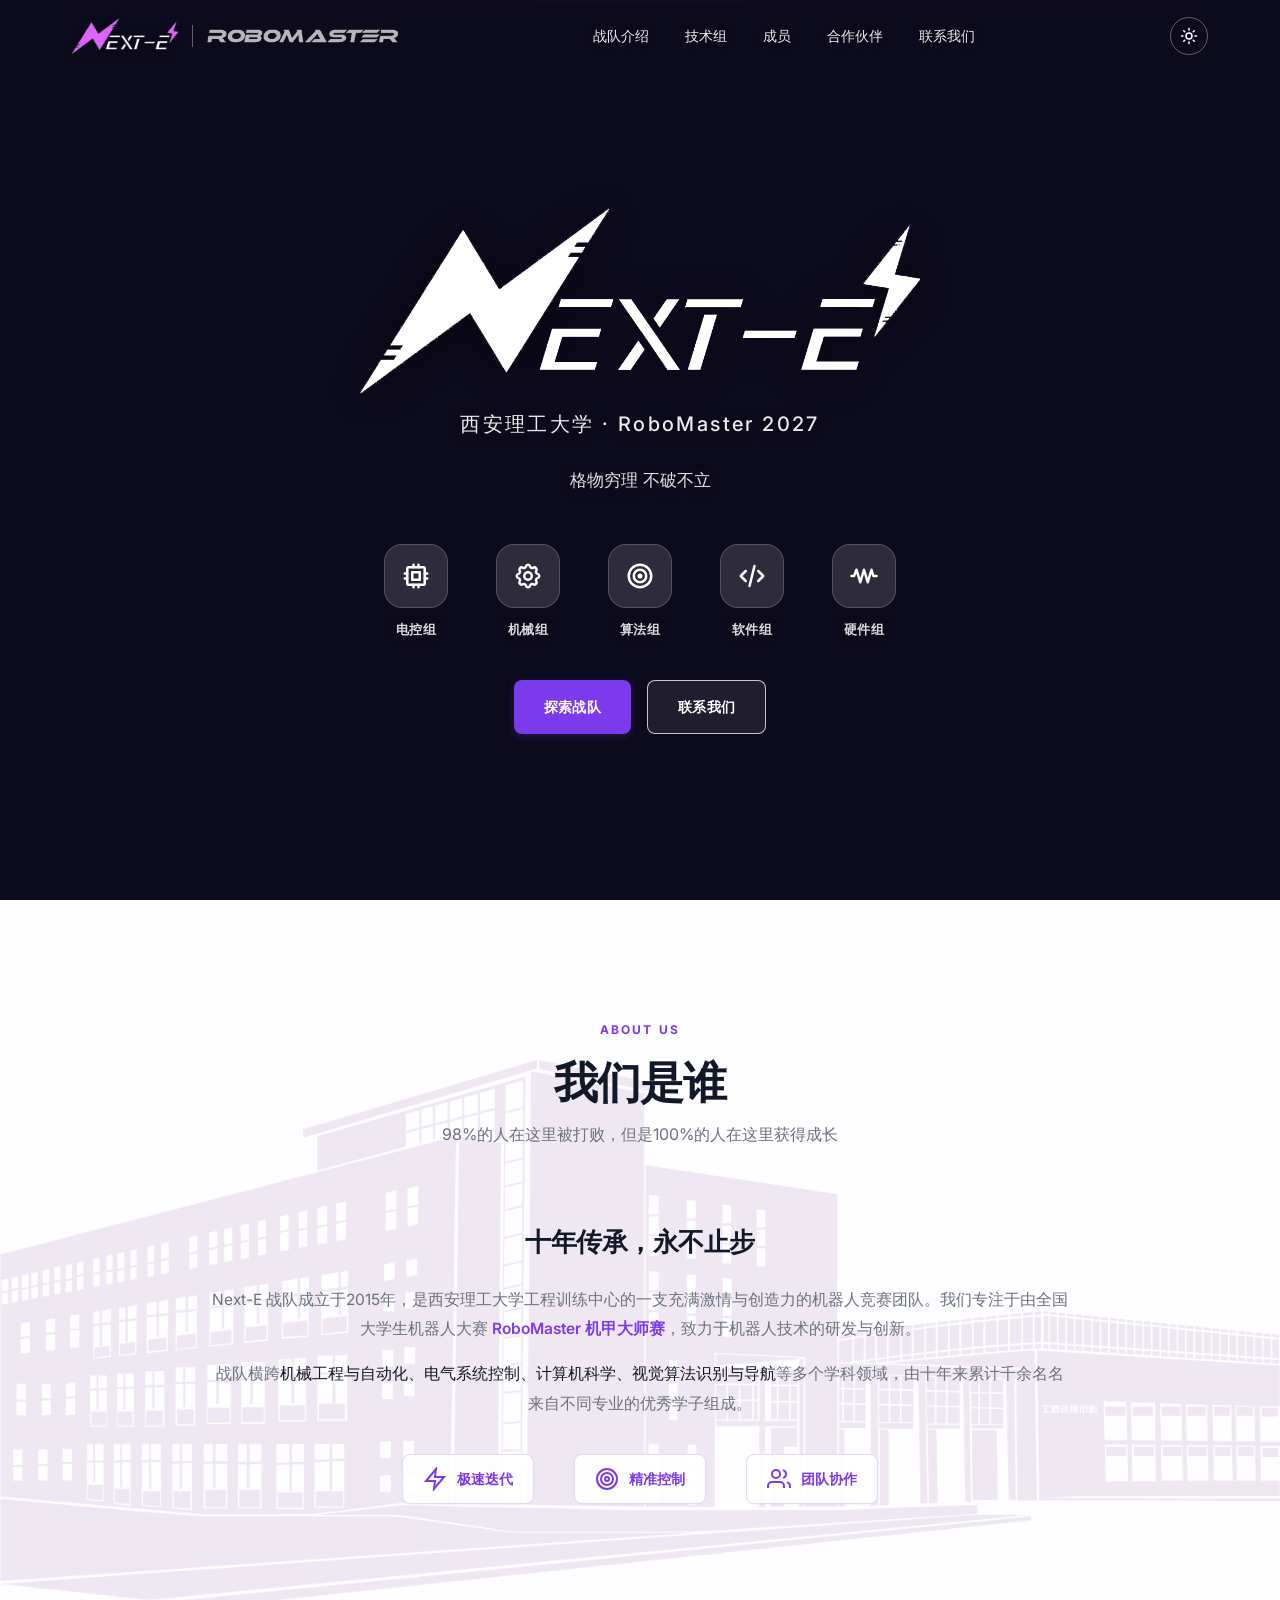
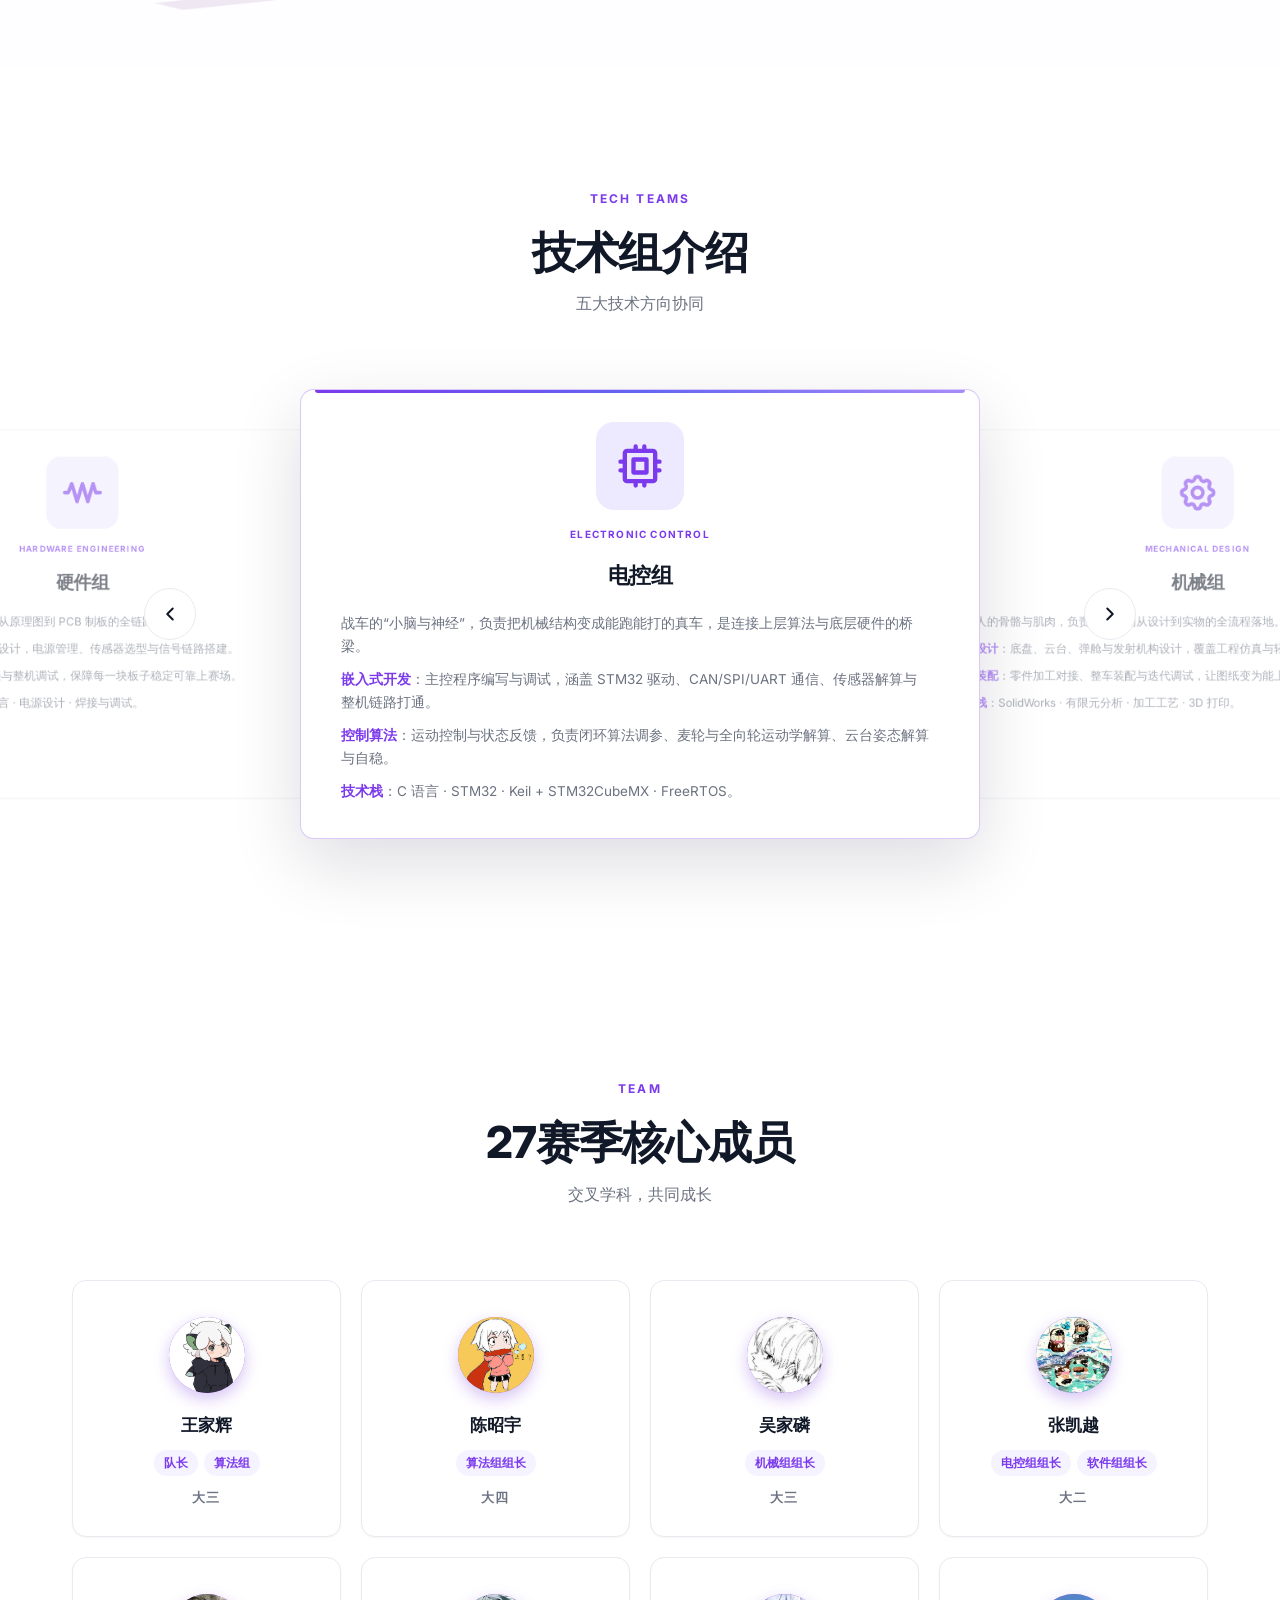
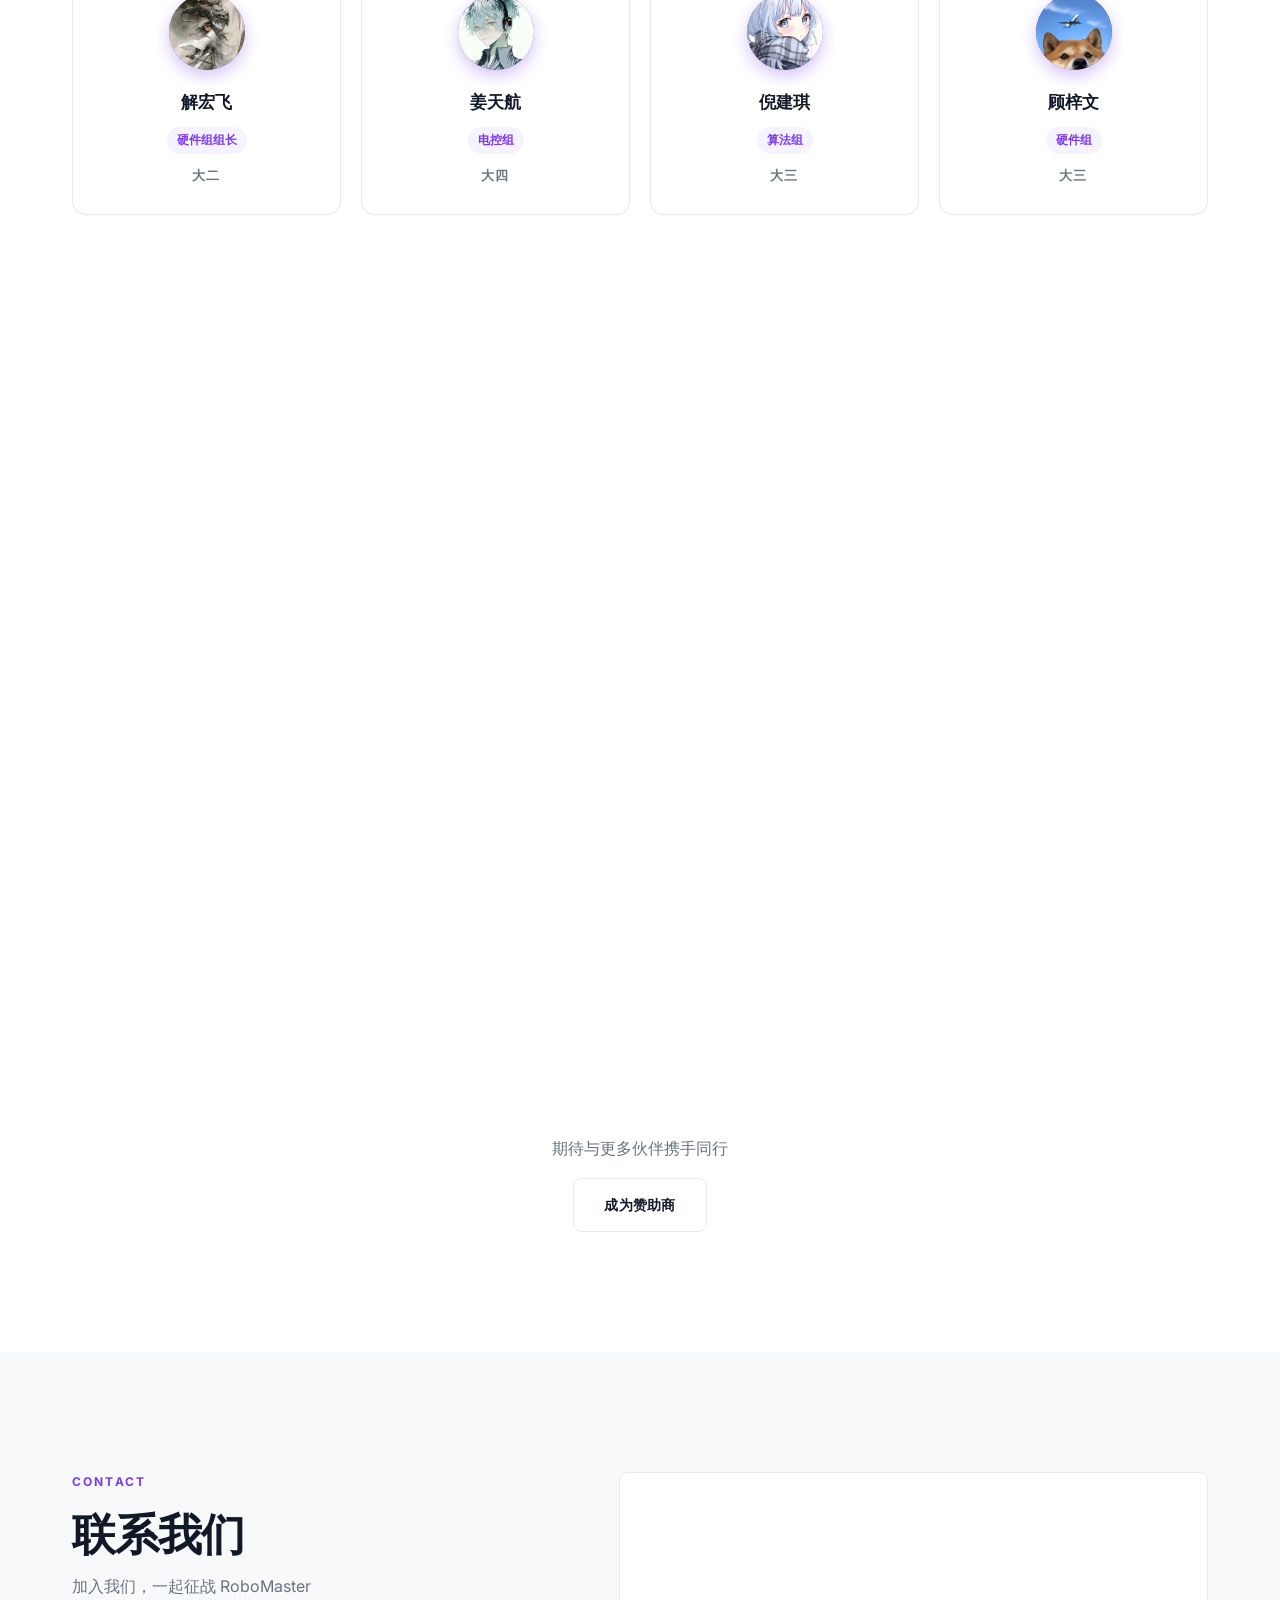
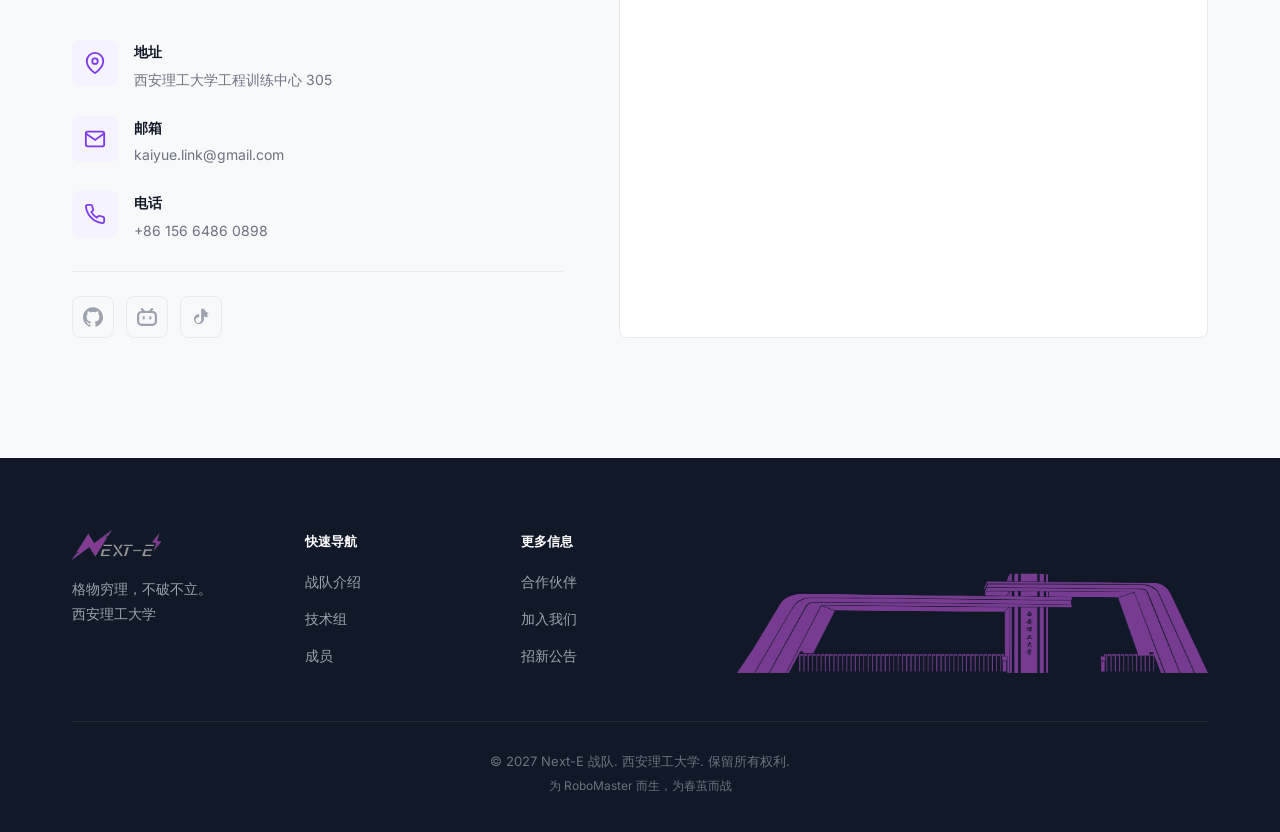
<file: Next-E-website/index.html>
<!DOCTYPE html>
<html lang="zh-CN">
<head>
<meta charset="UTF-8">
<meta name="viewport" content="width=device-width, initial-scale=1.0">
<title>Next-E | 西安理工大学 — RoboMaster 机甲大师</title>
<meta name="description" content="Next-E 战队 — 西安理工大学 RoboMaster 参赛战队。以科技为翼，以创新为矛，征战机甲战场。">
<link rel="stylesheet" href="./style.css?v=20260909-4">
</head>
<body>

<!-- ==================== 导航栏 ==================== -->
<nav class="nav" id="nav">
  <div class="nav-inner">
    <a href="#hero" class="nav-logo">
      <img class="nav-logo-img" src="./assets/20260811-175311.png" alt="Next-E">
      <span class="nav-logo-sep"></span>
      <img class="rm-logo rm-logo-dark" src="./assets/rm-logo-dark.png" alt="RoboMaster">
      <img class="rm-logo rm-logo-white" src="./assets/rm-logo-white.png" alt="RoboMaster">
    </a>
    <ul class="nav-links">
      <li><a href="#about">战队介绍</a></li>
      <li><a href="#robots">技术组</a></li>
      <li><a href="#members">成员</a></li>
      <li><a href="#sponsors">合作伙伴</a></li>
      <li><a href="#contact">联系我们</a></li>
    </ul>
    <button class="theme-toggle" id="themeToggle" aria-label="切换深浅色模式">
      <svg class="icon-sun" width="18" height="18" viewBox="0 0 24 24" fill="none" stroke="currentColor" stroke-width="2" stroke-linecap="round" stroke-linejoin="round"><circle cx="12" cy="12" r="4"/><path d="M12 2v2m0 16v2M4.93 4.93l1.41 1.41m11.32 11.32 1.41 1.41M2 12h2m16 0h2M4.93 19.07l1.41-1.41M17.66 6.34l1.41-1.41"/></svg>
      <svg class="icon-moon" width="18" height="18" viewBox="0 0 24 24" fill="none" stroke="currentColor" stroke-width="2" stroke-linecap="round" stroke-linejoin="round"><path d="M21 12.79A9 9 0 1 1 11.21 3 7 7 0 0 0 21 12.79z"/></svg>
    </button>
    <button class="nav-toggle" id="navToggle" aria-label="菜单">
      <span></span><span></span><span></span>
    </button>
  </div>
</nav>

<!-- ==================== 主页 ==================== -->
<section class="hero" id="hero">
  <video class="hero-video" autoplay muted loop playsinline preload="auto">
    <source src="./assets/rm-hero.mp4" type="video/mp4">
  </video>
  <div class="hero-overlay"></div>
  <div class="hero-content">
    <h1 class="hero-title">
      <img class="hero-title-logo" src="./assets/20260811-175311-white.png" alt="Next-E 战队徽标">
      <span class="title-sub">西安理工大学 · RoboMaster 2027</span>
    </h1>
    <p class="hero-desc">
      格物穷理 不破不立<br>
      
    </p>
    <svg width="0" height="0" style="position:absolute;overflow:hidden" aria-hidden="true" focusable="false">
      <symbol id="icon-cpu" viewBox="0 0 24 24"><g fill="none" stroke="currentColor" stroke-linecap="round" stroke-linejoin="round" stroke-width="2"><path d="M5 6a1 1 0 0 1 1-1h12a1 1 0 0 1 1 1v12a1 1 0 0 1-1 1H6a1 1 0 0 1-1-1z"/><path d="M9 9h6v6H9zm-6 1h2m-2 4h2m5-11v2m4-2v2m7 5h-2m2 4h-2m-5 7v-2m-4 2v-2"/></g></symbol>
      <symbol id="icon-gear" viewBox="0 0 24 24"><g fill="none" stroke="currentColor" stroke-linecap="round" stroke-linejoin="round" stroke-width="2"><path d="M10.325 4.317c.426-1.756 2.924-1.756 3.35 0a1.724 1.724 0 0 0 2.573 1.066c1.543-.94 3.31.826 2.37 2.37a1.724 1.724 0 0 0 1.065 2.572c1.756.426 1.756 2.924 0 3.35a1.724 1.724 0 0 0-1.066 2.573c.94 1.543-.826 3.31-2.37 2.37a1.724 1.724 0 0 0-2.572 1.065c-.426 1.756-2.924 1.756-3.35 0a1.724 1.724 0 0 0-2.573-1.066c-1.543.94-3.31-.826-2.37-2.37a1.724 1.724 0 0 0-1.065-2.572c-1.756-.426-1.756-2.924 0-3.35a1.724 1.724 0 0 0 1.066-2.573c-.94-1.543.826-3.31 2.37-2.37c1 .608 2.296.07 2.572-1.065"/><path d="M9 12a3 3 0 1 0 6 0a3 3 0 0 0-6 0"/></g></symbol>
      <symbol id="icon-target" viewBox="0 0 24 24"><g fill="none" stroke="currentColor" stroke-linecap="round" stroke-linejoin="round" stroke-width="2"><path d="M11 12a1 1 0 1 0 2 0a1 1 0 1 0-2 0"/><path d="M7 12a5 5 0 1 0 10 0a5 5 0 1 0-10 0"/><path d="M3 12a9 9 0 1 0 18 0a9 9 0 1 0-18 0"/></g></symbol>
      <symbol id="icon-code" viewBox="0 0 24 24"><path fill="none" stroke="currentColor" stroke-linecap="round" stroke-linejoin="round" stroke-width="2" d="m7 8l-4 4l4 4m10-8l4 4l-4 4M14 4l-4 16"/></symbol>
      <symbol id="icon-board" viewBox="0 0 24 24"><path fill="none" stroke="currentColor" stroke-linecap="round" stroke-linejoin="round" stroke-width="2" d="M2 12h2l2-5l3 10l3-10l3 10l3-10l1.5 5H22"/></symbol>
    </svg>
    <div class="hero-groups">
      <div class="hero-group">
        <span class="hero-group-icon"><svg class="hero-group-svg"><use href="#icon-cpu"/></svg></span>
        <span class="hero-group-name">电控组</span>
      </div>
      <div class="hero-group">
        <span class="hero-group-icon"><svg class="hero-group-svg"><use href="#icon-gear"/></svg></span>
        <span class="hero-group-name">机械组</span>
      </div>
      <div class="hero-group">
        <span class="hero-group-icon"><svg class="hero-group-svg"><use href="#icon-target"/></svg></span>
        <span class="hero-group-name">算法组</span>
      </div>
      <div class="hero-group">
        <span class="hero-group-icon"><svg class="hero-group-svg"><use href="#icon-code"/></svg></span>
        <span class="hero-group-name">软件组</span>
      </div>
      <div class="hero-group">
        <span class="hero-group-icon"><svg class="hero-group-svg"><use href="#icon-board"/></svg></span>
        <span class="hero-group-name">硬件组</span>
      </div>
    </div>
    <div class="hero-actions">
      <a href="#about" class="btn btn-primary">探索战队</a>
      <a href="#contact" class="btn btn-outline">联系我们</a>
    </div>
  </div>
</section>

<!-- ==================== 战队介绍 ==================== -->
<section class="section about" id="about">
  <img class="about-bg" src="./assets/about-bg.png" alt="">
  <div class="container">
    <div class="section-header">
      <span class="section-label">About Us</span>
      <h2 class="section-title">我们是谁</h2>
      <p class="section-desc">98%的人在这里被打败，但是100%的人在这里获得成长</p>
    </div>
    <div class="about-text">
      <h3>十年传承，永不止步</h3>
      <p>Next-E 战队成立于2015年，是西安理工大学工程训练中心的一支充满激情与创造力的机器人竞赛团队。我们专注于由全国大学生机器人大赛 <strong>RoboMaster 机甲大师赛</strong>，致力于机器人技术的研发与创新。</p>
      <p>战队横跨<em>机械工程与自动化、电气系统控制、计算机科学、视觉算法识别与导航</em>等多个学科领域，由十年来累计千余名名来自不同专业的优秀学子组成。</p>
      <div class="about-values">
        <div class="value-item">
          <div class="value-icon">
            <svg width="24" height="24" viewBox="0 0 24 24" fill="none" stroke="currentColor" stroke-width="2"><polygon points="13,2 3,14 12,14 11,22 21,10 12,10 13,2"/></svg>
          </div>
          <span>极速迭代</span>
        </div>
        <div class="value-item">
          <div class="value-icon">
            <svg width="24" height="24" viewBox="0 0 24 24" fill="none" stroke="currentColor" stroke-width="2"><circle cx="12" cy="12" r="10"/><circle cx="12" cy="12" r="6"/><circle cx="12" cy="12" r="2"/></svg>
          </div>
          <span>精准控制</span>
        </div>
        <div class="value-item">
          <div class="value-icon">
            <svg width="24" height="24" viewBox="0 0 24 24" fill="none" stroke="currentColor" stroke-width="2"><path d="M17 21v-2a4 4 0 0 0-4-4H5a4 4 0 0 0-4 4v2"/><circle cx="9" cy="7" r="4"/><path d="M23 21v-2a4 4 0 0 0-3-3.87M16 3.13a4 4 0 0 1 0 7.75"/></svg>
          </div>
          <span>团队协作</span>
        </div>
      </div>
    </div>
  </div>
</section>

<!-- ==================== 技术组展示 ==================== -->
<section class="section robots" id="robots">
  <div class="container">
    <div class="section-header">
      <span class="section-label">Tech Teams</span>
      <h2 class="section-title">技术组介绍</h2>
      <p class="section-desc">五大技术方向协同</p>
    </div>
        <div class="tech-carousel" id="techCarousel">
      <button class="carousel-arrow carousel-prev" id="techPrev" aria-label="上一个组别">
        <svg width="22" height="22" viewBox="0 0 24 24" fill="none" stroke="currentColor" stroke-width="2.2" stroke-linecap="round" stroke-linejoin="round"><path d="m15 18-6-6 6-6"/></svg>
      </button>
      <div class="carousel-stage" id="techStage">
<!-- 电控组 -->
      <div class="tech-card">
        <div class="tech-icon">
          <svg class="tech-icon-svg"><use href="#icon-cpu"/></svg>
        </div>
        <div class="tech-info">
          <span class="tech-tag">Electronic Control</span>
          <h3 class="tech-name">电控组</h3>
          <div class="tech-desc">
            <p>战车的“小脑与神经”，负责把机械结构变成能跑能打的真车，是连接上层算法与底层硬件的桥梁。</p>
            <p><strong>嵌入式开发</strong>：主控程序编写与调试，涵盖 STM32 驱动、CAN/SPI/UART 通信、传感器解算与整机链路打通。</p>
            <p><strong>控制算法</strong>：运动控制与状态反馈，负责闭环算法调参、麦轮与全向轮运动学解算、云台姿态解算与自稳。</p>
            <p><strong>技术栈</strong>：C 语言 · STM32 · Keil + STM32CubeMX · FreeRTOS。</p>
          </div>
        </div>
      </div>
<!-- 机械组 -->
      <div class="tech-card">
        <div class="tech-icon">
          <svg class="tech-icon-svg"><use href="#icon-gear"/></svg>
        </div>
        <div class="tech-info">
          <span class="tech-tag">Mechanical Design</span>
          <h3 class="tech-name">机械组</h3>
          <div class="tech-desc">
            <p>机器人的骨骼与肌肉，负责整车结构从设计到实物的全流程落地。</p>
            <p><strong>结构设计</strong>：底盘、云台、弹舱与发射机构设计，覆盖工程仿真与轻量化。</p>
            <p><strong>加工装配</strong>：零件加工对接、整车装配与迭代调试，让图纸变为能上赛场的真车。</p>
            <p><strong>技术栈</strong>：SolidWorks · 有限元分析 · 加工工艺 · 3D 打印。</p>
          </div>
        </div>
      </div>
<!-- 算法组 -->
      <div class="tech-card">
        <div class="tech-icon">
          <svg class="tech-icon-svg"><use href="#icon-target"/></svg>
        </div>
        <div class="tech-info">
          <span class="tech-tag">Algorithm & AI</span>
          <h3 class="tech-name">算法组</h3>
          <div class="tech-desc">
            <p>机器人的大脑，负责视觉感知与决策算法，用模型与数据赋予机器人战场智慧。</p>
            <p><strong>视觉感知</strong>：自瞄识别、能量机关与目标跟踪算法研究，让机器人“看得见”。</p>
            <p><strong>决策控制</strong>：弹道解算与预测、路径规划与自主决策，让机器人“想得清、打得准”。</p>
            <p><strong>技术栈</strong>：Python · C++ · OpenCV · 深度学习 · Linux · ROS。</p>
          </div>
        </div>
      </div>
<!-- 软件组 -->
      <div class="tech-card">
        <div class="tech-icon">
          <svg class="tech-icon-svg"><use href="#icon-code"/></svg>
        </div>
        <div class="tech-info">
          <span class="tech-tag">Software Engineering</span>
          <h3 class="tech-name">软件组</h3>
          <div class="tech-desc">
            <p>战队的“技术核心”之一，分软件开发与软件宣运两方向，兼顾产品研发与品牌建设。</p>
            <p><strong>软件开发</strong>：RM 模拟器、自定义比赛客户端、战术分析与可视化工具、战队信息化系统。</p>
            <p><strong>软件宣运</strong>：官网前后端开发运维、技术内容产出、公众号/B 站运营、赞助商对接。</p>
            <p><strong>技术栈</strong>：Unity · C# · TS · React · Vue · Node.js · Python；官网：HTML · CSS · JS。</p>
          </div>
        </div>
      </div>
<!-- 硬件组 -->
      <div class="tech-card">
        <div class="tech-icon">
          <svg class="tech-icon-svg"><use href="#icon-board"/></svg>
        </div>
        <div class="tech-info">
          <span class="tech-tag">Hardware Engineering</span>
          <h3 class="tech-name">硬件组</h3>
          <div class="tech-desc">
            <p>机器人的能量与电路基石，负责从原理图到 PCB 制板的全链路自研。</p>
            <p><strong>电路设计</strong>：主控板与功率驱动板设计，电源管理、传感器选型与信号链路搭建。</p>
            <p><strong>板级调试</strong>：PCB 绘制、打样焊接与整机调试，保障每一块板子稳定可靠上赛场。</p>
            <p><strong>技术栈</strong>：Altium Designer · C 语言 · 电源设计 · 焊接与调试。</p>
          </div>
        </div>
      </div>
      </div>
      <button class="carousel-arrow carousel-next" id="techNext" aria-label="下一个组别">
        <svg width="22" height="22" viewBox="0 0 24 24" fill="none" stroke="currentColor" stroke-width="2.2" stroke-linecap="round" stroke-linejoin="round"><path d="m9 18 6-6-6-6"/></svg>
      </button>
    </div>
  </div>
</section>

<!-- ==================== 核心成员 ==================== -->
<section class="section members" id="members">
  <div class="container">
    <div class="section-header">
      <span class="section-label">Team</span>
      <h2 class="section-title">27赛季核心成员</h2>
      <p class="section-desc">交叉学科，共同成长</p>
    </div>
    <div class="members-grid">
      <!-- ════════════════ 成员信息修改区（改这里）════════════════
           每张卡片可改字段：
             · <h4 class="member-name">  姓名
             · member-role 徽章         职务 / 组别（可加可删，最多建议 2 个）
             · member-grade             年级（不写则卡片不显示）
             · member-desc              一句话介绍（不写则卡片不显示）
             · member-avatar 内 <img>   头像照片（放 assets/members/ 下）
           ═════════════════════════════════════════════════════ -->
      <!-- 成员 1 -->
      <div class="member-card">
        <div class="member-avatar"><img src="./assets/members/wjh.jpg" alt="王家辉"></div>
        <div class="member-info">
          <h4 class="member-name">王家辉</h4>
          <div class="member-roles">
            <span class="member-role">队长</span>
            <span class="member-role">算法组</span>
          </div>
          <p class="member-grade">大三</p>
        </div>
      </div>

      <div class="member-card">
        <div class="member-avatar"><img src="./assets/members/czy.jpg" alt="陈昭宇"></div>
        <div class="member-info">
          <h4 class="member-name">陈昭宇</h4>
          <div class="member-roles">
            <span class="member-role">算法组组长</span>
          </div>
          <p class="member-grade">大四</p>
        </div>
      </div>
      <!-- 成员 2 -->
      <div class="member-card">
        <div class="member-avatar"><img src="./assets/members/wjl.jpg" alt="吴家磷"></div>
        <div class="member-info">
          <h4 class="member-name">吴家磷</h4>
          <div class="member-roles">
            <span class="member-role">机械组组长</span>
          </div>
          <p class="member-grade">大三</p>
        </div>
      </div>
      <!-- 成员 3 -->
      <div class="member-card">
        <div class="member-avatar"><img src="./assets/members/zky.jpg" alt="张凯越"></div>
        <div class="member-info">
          <h4 class="member-name">张凯越</h4>
          <div class="member-roles">
            <span class="member-role">电控组组长</span>
            <span class="member-role">软件组组长</span>
          </div>
          <p class="member-grade">大二</p>
        </div>
      </div>
      <!-- 成员 4 -->
      <div class="member-card">
        <div class="member-avatar"><img src="./assets/members/xhf.jpg" alt="解宏飞"></div>
        <div class="member-info">
          <h4 class="member-name">解宏飞</h4>
          <div class="member-roles">
            <span class="member-role">硬件组组长</span>
          </div>
          <p class="member-grade">大二</p>
        </div>
      </div>
      <!-- 成员 5 -->
      <div class="member-card">
        <div class="member-avatar"><img src="./assets/members/jth.jpg" alt="姜天航"></div>
        <div class="member-info">
          <h4 class="member-name">姜天航</h4>
          <div class="member-roles">
            <span class="member-role">电控组</span>
          </div>
          <p class="member-grade">大四</p>
        </div>
      </div>
      <!-- 成员 6 -->
      <div class="member-card">
        <div class="member-avatar"><img src="./assets/members/njq.jpg" alt="倪建琪"></div>
        <div class="member-info">
          <h4 class="member-name">倪建琪</h4>
          <div class="member-roles">
            <span class="member-role">算法组</span>
          </div>
          <p class="member-grade">大三</p>
        </div>
      </div>
      
      <!-- 成员 8 -->
      <div class="member-card">
        <div class="member-avatar"><img src="./assets/members/gzw.jpg" alt="顾梓文"></div>
        <div class="member-info">
          <h4 class="member-name">顾梓文</h4>
          <div class="member-roles">
            <span class="member-role">硬件组</span>
          </div>
          <p class="member-grade">大三</p>
        </div>
      </div>
    </div>
  </div>
</section>

<!-- ==================== 合作伙伴 ==================== -->
<section class="section sponsors" id="sponsors">
  <div class="container">
    <div class="section-header">
      <span class="section-label">Partners</span>
      <h2 class="section-title">合作伙伴</h2>
      <p class="section-desc">感谢每一位支持我们的伙伴</p>
    </div>
    <div class="sponsors-grid">
      <a class="sponsor-item sponsor-link" href="https://www.yourcee.com/" target="_blank" rel="noopener noreferrer">
        <div class="sponsor-logo">
          <img src="./assets/sponsors/youxin.png" alt="优信电子">
        </div>
        <span class="sponsor-name">优信电子</span>
      </a>
      <a class="sponsor-item sponsor-link" href="https://ipcon.tmall.com/" target="_blank" rel="noopener noreferrer">
        <div class="sponsor-logo">
          <img src="./assets/sponsors/aipuchuang.png" alt="艾普创">
        </div>
        <span class="sponsor-name">艾普创</span>
      </a>
      <a class="sponsor-item sponsor-link" href="https://world.taobao.com/dianpu/112249719.htm" target="_blank" rel="noopener noreferrer">
        <div class="sponsor-logo">
          <img src="./assets/sponsors/hachangwei.png" alt="哈长伟碳纤维">
        </div>
        <span class="sponsor-name">哈长伟碳纤维</span>
      </a>
      <a class="sponsor-item sponsor-link" href="https://www.gy2025.com/" target="_blank" rel="noopener noreferrer">
        <div class="sponsor-logo">
          <img src="./assets/sponsors/quanzhou.png" alt="铨州智造">
        </div>
        <span class="sponsor-name">铨州智造</span>
      </a>
      <a class="sponsor-item sponsor-link" href="https://www.huaqiu.com/" target="_blank" rel="noopener noreferrer">
        <div class="sponsor-logo">
          <img src="./assets/sponsors/huaqiu.png" alt="华秋">
        </div>
        <span class="sponsor-name">华秋</span>
      </a>
      <div class="sponsor-item sponsor-join">
        <div class="sponsor-logo sponsor-join-icon">
          <span>+</span>
        </div>
        <span class="sponsor-name">欢迎加入</span>
        <span class="sponsor-tier">虚位以待 · 诚邀合作</span>
      </div>
    </div>
    <div class="sponsors-cta">
      <p>期待与更多伙伴携手同行</p>
      <a href="#contact" class="btn btn-outline">成为赞助商</a>
    </div>
  </div>
</section>

<!-- ==================== 联系我们 ==================== -->
<section class="section contact" id="contact">
  <div class="container">
    <div class="contact-grid">
      <div class="contact-left">
        <div class="section-header">
          <span class="section-label">Contact</span>
          <h2 class="section-title">联系我们</h2>
          <p class="section-desc">加入我们，一起征战 RoboMaster</p>
        </div>
        <div class="contact-info">
        <div class="contact-item">
          <div class="contact-icon">
            <svg width="22" height="22" viewBox="0 0 24 24" fill="none" stroke="currentColor" stroke-width="2"><path d="M21 10c0 7-9 13-9 13s-9-6-9-13a9 9 0 0 1 18 0z"/><circle cx="12" cy="10" r="3"/></svg>
          </div>
          <div><h4>地址</h4><p>西安理工大学工程训练中心 305</p></div>
        </div>
        <div class="contact-item">
          <div class="contact-icon">
            <svg width="22" height="22" viewBox="0 0 24 24" fill="none" stroke="currentColor" stroke-width="2"><path d="M4 4h16c1.1 0 2 .9 2 2v12c0 1.1-.9 2-2 2H4c-1.1 0-2-.9-2-2V6c0-1.1.9-2 2-2z"/><polyline points="22,6 12,13 2,6"/></svg>
          </div>
          <div><h4>邮箱</h4><p>kaiyue.link@gmail.com</p></div>
        </div>
        <div class="contact-item">
          <div class="contact-icon">
            <svg width="22" height="22" viewBox="0 0 24 24" fill="none" stroke="currentColor" stroke-width="2"><path d="M22 16.92v3a2 2 0 0 1-2.18 2 19.79 19.79 0 0 1-8.63-3.07 19.5 19.5 0 0 1-6-6 19.79 19.79 0 0 1-3.07-8.67A2 2 0 0 1 4.11 2h3a2 2 0 0 1 2 1.72 12.84 12.84 0 0 0 .7 2.81 2 2 0 0 1-.45 2.11L8.09 9.91a16 16 0 0 0 6 6l1.27-1.27a2 2 0 0 1 2.11-.45 12.84 12.84 0 0 0 2.81.7A2 2 0 0 1 22 16.92z"/></svg>
          </div>
          <div><h4>电话</h4><p>+86 156 6486 0898</p></div>
        </div>
        <div class="contact-social">
          <a href="https://github.com/NEXT-E-control" target="_blank" rel="noopener" class="social-link" aria-label="GitHub">
            <svg width="20" height="20" viewBox="0 0 24 24" fill="currentColor"><path d="M12 .297c-6.63 0-12 5.373-12 12 0 5.303 3.438 9.8 8.205 11.385.6.113.82-.258.82-.577 0-.285-.01-1.04-.015-2.04-3.338.724-4.042-1.61-4.042-1.61C4.422 18.07 3.633 17.7 3.633 17.7c-1.087-.744.084-.729.084-.729 1.205.084 1.838 1.236 1.838 1.236 1.07 1.835 2.809 1.305 3.495.998.108-.776.417-1.305.76-1.605-2.665-.3-5.466-1.332-5.466-5.93 0-1.31.465-2.38 1.235-3.22-.135-.303-.54-1.523.105-3.176 0 0 1.005-.322 3.3 1.23.96-.267 1.98-.399 3-.405 1.02.006 2.04.138 3 .405 2.28-1.552 3.285-1.23 3.285-1.23.645 1.653.24 2.873.12 3.176.765.84 1.23 1.91 1.23 3.22 0 4.61-2.805 5.625-5.475 5.92.42.36.81 1.096.81 2.22 0 1.606-.015 2.896-.015 3.286 0 .315.21.69.825.57C20.565 22.092 24 17.592 24 12.297c0-6.627-5.373-12-12-12"/></svg>
          </a>
          <a href="https://space.bilibili.com/1289802205" target="_blank" rel="noopener" class="social-link" aria-label="B站">
            <svg width="20" height="20" viewBox="0 0 24 24" fill="currentColor"><path d="M17.813 4.653h.854c1.51.054 2.769.578 3.773 1.574 1.004.995 1.524 2.249 1.56 3.76v7.36c-.036 1.51-.556 2.769-1.56 3.773s-2.262 1.524-3.773 1.56H5.333c-1.51-.036-2.769-.556-3.773-1.56S.036 18.858 0 17.347v-7.36c.036-1.511.556-2.765 1.56-3.76 1.004-.996 2.262-1.52 3.773-1.574h.774l-1.174-1.12a1.234 1.234 0 0 1-.373-.906c0-.356.124-.658.373-.907l.027-.027c.267-.249.573-.373.92-.373.347 0 .653.124.92.373L9.653 4.44c.071.071.134.142.187.213h4.267a.836.836 0 0 1 .16-.213l2.853-2.747c.267-.249.573-.373.92-.373.347 0 .662.151.929.4.267.249.391.551.391.907 0 .355-.124.657-.373.906zM5.333 7.24c-.746.018-1.373.276-1.88.773-.506.498-.769 1.13-.786 1.894v7.52c.017.764.28 1.395.786 1.893.507.498 1.134.756 1.88.773h13.334c.746-.017 1.373-.275 1.88-.773.506-.498.769-1.129.786-1.893v-7.52c-.017-.765-.28-1.396-.786-1.894-.507-.497-1.134-.755-1.88-.773zM8 11.107c.373 0 .684.124.933.373.25.249.383.569.4.96v1.173c-.017.391-.15.711-.4.96-.249.25-.56.374-.933.374s-.684-.125-.933-.374c-.25-.249-.383-.569-.4-.96V12.44c0-.373.129-.689.386-.947.258-.257.574-.386.947-.386zm8 0c.373 0 .684.124.933.373.25.249.383.569.4.96v1.173c-.017.391-.15.711-.4.96-.249.25-.56.374-.933.374s-.684-.125-.933-.374c-.25-.249-.383-.569-.4-.96V12.44c.017-.391.15-.711.4-.96.249-.249.56-.373.933-.373Z"/></svg>
          </a>
          <a href="https://www.douyin.com/user/MS4wLjABAAAAjEdM2od1IqYN_DrYPdi_J0USBAQekgmTF9zp-4alxg6qBNswB3uCfQB7sv-W_6x8?from_tab_name=main&amp;showSubTab=video&amp;showTab=post" target="_blank" rel="noopener" class="social-link" aria-label="抖音">
            <svg width="20" height="20" viewBox="0 0 24 24" fill="currentColor"><path d="M21.58 7.19c-1.44-.15-2.75-.72-3.79-1.65-.98-.9-1.67-2.08-1.98-3.54h-3.58v13.65c0 1.9-1.54 3.44-3.44 3.44S5.35 17.55 5.35 15.65s1.54-3.44 3.44-3.44c.36 0 .7.06 1.02.16V8.66c-3.48-.35-6.24 2.39-6.24 5.86 0 3.3 2.68 5.98 5.98 5.98s5.98-2.68 5.98-5.98V11.1c1.24.79 2.68 1.26 4.22 1.3V8.83c-.4-.02-.8-.03-1.15-.03z"/></svg>
          </a>
        </div>
      </div>
      </div>
      <div class="survey-wrap">
        <iframe class="survey-iframe" src="https://v.wjx.cn/vm/tOXaHMb.aspx?width=100%&amp;source=iframe"
          frameborder="0" marginheight="0" marginwidth="0" scrolling="auto"
          title="Next-E 招新报名问卷"></iframe>
      </div>
    </div>
  </div>
</section>

<!-- ==================== 页脚 ==================== -->
<footer class="footer">
  <div class="container">
    <div class="footer-grid">
      <div class="footer-brand">
        <a href="#hero" class="footer-logo">
          <img class="footer-logo-img" src="./assets/20260811-175311.png" alt="Next-E">
          
        </a>
        <p>格物穷理，不破不立。<br>西安理工大学</p>
      </div>
      <div class="footer-links">
        <h4>快速导航</h4>
        <ul>
          <li><a href="#about">战队介绍</a></li>
          <li><a href="#robots">技术组</a></li>
          <li><a href="#members">成员</a></li>
        </ul>
      </div>
      <div class="footer-links">
        <h4>更多信息</h4>
        <ul>
          <li><a href="#sponsors">合作伙伴</a></li>
          <li><a href="#contact">加入我们</a></li>
          <li><a href="#">招新公告</a></li>
        </ul>
      </div>
      <div class="footer-gate">
        <img src="./assets/footer-gate.png" alt="西安理工大学校门">
      </div>
    </div>
    <div class="footer-bottom">
      <p>&copy; 2027 Next-E 战队. 西安理工大学. 保留所有权利.</p>
      <p class="footer-dedication">为 RoboMaster 而生，为春茧而战</p>
    </div>
  </div>
</footer>

<script src="./script.js?v=20260909-4"></script>
</body>
</html>
</file>
<file: style.css>
/* ========================================
   Next-E 战队 — 极简科技风
   字体: Inter + 系统中文
   点缀色: 紫 #7c3aed
   ======================================== */

@import url('https://fonts.googleapis.com/css2?family=Inter:wght@300;400;500;600;700;800;900&display=swap');

/* ===== CSS 变量 ===== */
:root {
  --bg: #fff;
  --bg-alt: #f8f9fb;
  --bg-card: #fff;
  --bg-card-hover: #f5f6fa;
  --border: #e8eaef;
  --border-hover: #d4d7e0;

  --accent: #7c3aed;
  --accent-hover: #6d28d9;
  --accent-light: #f5f3ff;
  --accent-soft: #ede9fe;

  --text: #111827;
  --text-secondary: #6b7280;
  --text-dim: #9ca3af;

  --shadow-sm: 0 1px 2px rgba(0,0,0,0.04);
  --shadow: 0 1px 3px rgba(0,0,0,0.06), 0 1px 2px rgba(0,0,0,0.04);
  --shadow-md: 0 4px 16px rgba(0,0,0,0.06);
  --shadow-lg: 0 12px 40px rgba(0,0,0,0.08);

  --font: 'Inter', -apple-system, BlinkMacSystemFont, 'PingFang SC', 'Microsoft YaHei', 'Noto Sans SC', sans-serif;

  --nav-height: 72px;
  --max-w: 1200px;
  --radius: 8px;
  --radius-lg: 14px;

  --nav-bg: rgba(255,255,255,0.88);
}

/* ===== 暗色模式 ===== */
[data-theme="dark"] {
  --bg: #0e0c18;
  --bg-alt: #141020;
  --bg-card: #161226;
  --bg-card-hover: #1d1830;
  --border: #2a2340;
  --border-hover: #3a3057;

  --accent: #a78bfa;
  --accent-hover: #c4b5fd;
  --accent-light: #221b38;
  --accent-soft: #2b2247;

  --text: #f1eefb;
  --text-secondary: #b7b0d3;
  --text-dim: #8a82ab;

  --shadow-sm: 0 1px 2px rgba(0,0,0,0.45);
  --shadow: 0 1px 3px rgba(0,0,0,0.55), 0 1px 2px rgba(0,0,0,0.45);
  --shadow-md: 0 4px 16px rgba(0,0,0,0.55);
  --shadow-lg: 0 12px 40px rgba(0,0,0,0.65);

  --nav-bg: rgba(14, 12, 24, 0.88);
}

/* ===== Reset ===== */
*, *::before, *::after { box-sizing: border-box; margin: 0; padding: 0; }

html { scroll-behavior: smooth; scroll-padding-top: var(--nav-height); }

body {
  font-family: var(--font);
  background: var(--bg);
  color: var(--text);
  line-height: 1.7;
  -webkit-font-smoothing: antialiased;
  -moz-osx-font-smoothing: grayscale;

  overflow-x: hidden;
}

a { color: inherit; text-decoration: none; }
ul { list-style: none; }
img { max-width: 100%; display: block; }
button { cursor: pointer; font-family: inherit; border: none; background: none; }
input, select, textarea { font-family: inherit; }

::selection { background: var(--accent-soft); color: var(--accent); }

/* ===== 容器 ===== */
.container { width: 100%; max-width: var(--max-w); margin: 0 auto; padding: 0 32px; }

/* ===== Section 通用 ===== */
.section { padding: 120px 0; }

.section-header { text-align: center; margin-bottom: 72px; }

.section-label {
  display: block;
  font-size: 12px;
  font-weight: 700;
  letter-spacing: 0.18em;
  color: var(--accent);
  margin-bottom: 16px;
  text-transform: uppercase;
}

.section-title {
  font-size: clamp(28px, 4.5vw, 44px);
  font-weight: 800;
  letter-spacing: -0.02em;
  color: var(--text);
  line-height: 1.2;
}

.section-desc {
  color: var(--text-secondary);
  margin-top: 12px;
  font-size: 16px;
  font-weight: 400;
}

/* ===== 导航栏 ===== */
.nav {
  position: fixed;
  top: 0; left: 0; right: 0;
  z-index: 1000;
  height: var(--nav-height);
  background: var(--nav-bg);
  backdrop-filter: blur(16px);
  -webkit-backdrop-filter: blur(16px);
  border-bottom: 1px solid transparent;
  transition: border-color 0.3s, box-shadow 0.3s;
}

.nav.scrolled {
  border-bottom-color: var(--border);
  box-shadow: var(--shadow-sm);
}

/* 顶部（未滚动）时导航透明，贴合 hero 视频背景 */
.nav.nav-transparent {
  background: transparent;
  backdrop-filter: none;
  -webkit-backdrop-filter: none;
  border-bottom-color: transparent;
  box-shadow: none;
}

.nav.nav-transparent .nav-links a {
  color: rgba(255, 255, 255, 0.92);
  text-shadow: 0 1px 6px rgba(0, 0, 0, 0.5);
}

.nav.nav-transparent .nav-links a:hover { color: #fff; }

.nav.nav-transparent .nav-logo-img {
  filter: brightness(1.7) drop-shadow(0 2px 5px rgba(0, 0, 0, 0.6));
}

.nav.nav-transparent .rm-logo-dark { display: none; }
.nav.nav-transparent .rm-logo-white { display: block; }
.nav.nav-transparent .nav-logo-sep { background: rgba(255, 255, 255, 0.35); }

.nav.nav-transparent .nav-toggle span { background: #fff; }

.nav-inner {
  max-width: var(--max-w);
  margin: 0 auto;
  padding: 0 32px;
  height: 100%;
  display: flex;
  align-items: center;
  justify-content: space-between;
}

.nav-logo {
  display: flex;
  align-items: center;
  gap: 10px;
  z-index: 1001;
}

.nav-logo-sep {
  width: 1px;
  height: 22px;
  background: var(--border);
  margin: 0 4px;
  transition: background 0.3s;
}

.rm-logo {
  height: 18px;
  width: auto;
}

.rm-logo-white { display: none; }

.nav-logo-img {
  height: 36px;
  width: auto;
}

.logo-text {
  font-size: 19px;
  font-weight: 800;
  letter-spacing: -0.02em;
  color: var(--text);
}

.logo-sub {
  display: block;
  font-size: 11px;
  font-weight: 500;
  color: var(--text-dim);
  letter-spacing: 0.06em;
}

.nav-links { display: flex; gap: 36px; }

.nav-links a {
  font-size: 14px;
  font-weight: 500;
  color: var(--text-secondary);
  transition: color 0.2s;
}

.nav-links a:hover { color: var(--accent); }

.nav-toggle {
  display: none;
  flex-direction: column;
  gap: 5px;
  padding: 6px;
  z-index: 1001;
}

.nav-toggle span {
  display: block;
  width: 22px; height: 2px;
  background: var(--text);
  border-radius: 1px;
  transition: transform 0.3s, opacity 0.3s;
}

.nav-toggle.active span:nth-child(1) { transform: translateY(7px) rotate(45deg); }
.nav-toggle.active span:nth-child(2) { opacity: 0; }
.nav-toggle.active span:nth-child(3) { transform: translateY(-7px) rotate(-45deg); }

/* ===== 英雄区 ===== */
.hero {
  min-height: 100vh;
  display: flex;
  align-items: center;
  justify-content: center;
  text-align: center;
  padding: 120px 32px 80px;
  position: relative;
  overflow: hidden;
  background: #0c0a1d;
}

.hero-video {
  position: absolute;
  inset: 0;
  width: 100%;
  height: 100%;
  object-fit: cover;
  z-index: 0;
}

.hero-overlay {
  position: absolute;
  inset: 0;
  z-index: 1;
  background: linear-gradient(
    180deg,
    rgba(12, 10, 29, 0.62) 0%,
    rgba(12, 10, 29, 0.38) 45%,
    rgba(12, 10, 29, 0.6) 100%
  );
}

.hero::before {
  content: '';
  position: absolute;
  top: 0; left: 0; right: 0;
  height: 1px;
  background: linear-gradient(90deg, transparent, rgba(124,58,237,0.15), transparent);
}

.hero-title-logo {
  display: block;
  width: clamp(300px, 48vw, 560px);
  height: auto;
  margin: 0 auto;
  filter: drop-shadow(0 4px 18px rgba(0, 0, 0, 0.45));
  animation: fadeInUp 0.8s ease-out;
}

.hero-content { position: relative; z-index: 2; max-width: 700px; margin: 0 auto; }

.hero-badge {
  display: inline-flex;
  align-items: center;
  gap: 8px;
  padding: 6px 18px;
  border-radius: 20px;
  font-size: 13px;
  font-weight: 500;
  color: var(--accent);
  background: var(--accent-light);
  margin-bottom: 28px;
  animation: fadeInUp 0.8s ease-out;
}

.badge-dot {
  width: 6px; height: 6px;
  border-radius: 50%;
  background: var(--accent);
}

.hero-title {
  animation: fadeInUp 0.8s ease-out 0.1s both;
}

.title-main {
  display: block;
  font-size: clamp(44px, 9vw, 88px);
  font-weight: 900;
  letter-spacing: -0.03em;
  line-height: 1;
  color: var(--text);
}

.title-sub {
  display: block;
  font-size: clamp(16px, 2.5vw, 20px);
  font-weight: 500;
  color: rgba(255, 255, 255, 0.92);
  letter-spacing: 0.12em;
  margin-top: 12px;
  text-shadow: 0 2px 12px rgba(0, 0, 0, 0.4);
}

.hero-desc {
  font-size: clamp(15px, 2vw, 17px);
  color: rgba(255, 255, 255, 0.88);
  margin-top: 24px;
  line-height: 1.8;
  text-shadow: 0 2px 12px rgba(0, 0, 0, 0.4);
  animation: fadeInUp 0.8s ease-out 0.2s both;
}

.hero-desc .highlight {
  color: #c4b5fd;
  font-weight: 600;
}

.hero-groups {
  display: flex;
  justify-content: center;
  gap: 36px;
  margin-top: 48px;
  flex-wrap: wrap;
  animation: fadeInUp 0.8s ease-out 0.3s both;
}

.hero-group {
  display: flex;
  flex-direction: column;
  align-items: center;
  gap: 10px;
  min-width: 76px;
}

.hero-group-icon {
  width: 64px; height: 64px;
  border-radius: 18px;
  background: rgba(255, 255, 255, 0.14);
  color: #fff;
  display: flex;
  align-items: center;
  justify-content: center;
  border: 1px solid rgba(255, 255, 255, 0.18);
  backdrop-filter: blur(6px);
  transition: all 0.3s;
}

.hero-group:hover .hero-group-icon {
  background: var(--accent);
  color: #fff;
  border-color: transparent;
  transform: translateY(-3px);
}

.hero-group-svg {
  width: 30px;
  height: 30px;
}

.hero-group-name {
  font-size: 13px;
  font-weight: 600;
  color: rgba(255, 255, 255, 0.85);
  letter-spacing: 0.05em;
  text-shadow: 0 1px 8px rgba(0, 0, 0, 0.5);
}

.hero-actions {
  display: flex;
  justify-content: center;
  gap: 16px;
  margin-top: 40px;
  flex-wrap: wrap;
  animation: fadeInUp 0.8s ease-out 0.4s both;
}

.hero .btn-outline {
  border: 1.5px solid rgba(255, 255, 255, 0.75);
  color: #fff;
  background: rgba(255, 255, 255, 0.08);
  backdrop-filter: blur(6px);
}

.hero .btn-outline:hover {
  border-color: var(--accent);
  color: #fff;
  background: var(--accent);
}

/* ===== 按钮 ===== */
.btn {
  display: inline-flex;
  align-items: center;
  gap: 8px;
  padding: 14px 30px;
  font-size: 14px;
  font-weight: 600;
  letter-spacing: 0.02em;
  border-radius: var(--radius);
  transition: all 0.25s;
}

.btn-primary {
  background: var(--accent);
  color: #fff;
  box-shadow: 0 2px 8px rgba(124,58,237,0.25);
}

.btn-primary:hover {
  background: var(--accent-hover);
  box-shadow: 0 4px 16px rgba(124,58,237,0.35);
  transform: translateY(-1px);
}

.btn-outline {
  border: 1.5px solid var(--border);
  color: var(--text);
  background: var(--bg);
}

.btn-outline:hover {
  border-color: var(--accent);
  color: var(--accent);
  background: var(--accent-light);
  transform: translateY(-1px);
}

.btn-primary:active, .btn-outline:active { transform: translateY(0); }

/* ===== 战队介绍 ===== */
.about {
  position: relative;
  background: url('./assets/about-bg.png') center / contain no-repeat;
  background-color: #f5f1fc;
}

.about::before {
  content: '';
  position: absolute;
  inset: 0;
  background: rgba(255, 255, 255, 0.88);
  z-index: 0;
}

.about .container {
  position: relative;
  z-index: 1;
}

.about-text {
  max-width: 860px;
  margin: 0 auto;
  text-align: center;
}

.about-text h3 {
  font-size: 26px;
  font-weight: 800;
  letter-spacing: -0.02em;
  margin-bottom: 20px;
}

.about-text p {
  color: var(--text-secondary);
  margin-bottom: 16px;
  font-size: 15.5px;
  line-height: 1.9;
}

.about-text strong { color: var(--accent); font-weight: 600; }
.about-text em { color: var(--text); font-style: normal; font-weight: 500; }

.about-values {
  display: flex;
  justify-content: center;
  gap: 40px;
  margin-top: 36px;
  flex-wrap: wrap;
}

.value-item {
  display: flex;
  align-items: center;
  gap: 10px;
  padding: 12px 20px;
  border: 1px solid rgba(124, 58, 237, 0.18);
  border-radius: var(--radius);
  background: rgba(255, 255, 255, 0.9);
  color: var(--accent);
  font-size: 14px;
  font-weight: 600;
  box-shadow: var(--shadow-sm);
  transition: all 0.25s;
}

.value-item:hover {
  border-color: var(--accent);
  background: var(--accent-light);
}

.value-icon { display: flex; align-items: center; }

/* ===== 技术组展示 ===== */
.robots { background: var(--bg); }

.tech-carousel {
  position: relative;
  display: flex;
  align-items: center;
  justify-content: center;
  gap: 14px;
}

.carousel-stage {
  position: relative;
  flex: 1;
  height: 450px;
  max-width: 860px;
}

.carousel-arrow {
  flex-shrink: 0;
  width: 52px;
  height: 52px;
  border-radius: 50%;
  border: 1.5px solid var(--border);
  background: var(--bg);
  color: var(--text);
  display: flex;
  align-items: center;
  justify-content: center;
  cursor: pointer;
  transition: all 0.25s;
  z-index: 10;
}

.carousel-arrow:hover {
  background: var(--accent);
  color: #fff;
  border-color: var(--accent);
  box-shadow: 0 4px 16px rgba(124, 58, 237, 0.35);
}

.carousel-arrow:active { transform: scale(0.94); }

.tech-card {
  position: absolute;
  left: 50%;
  top: 50%;
  width: min(680px, 72vw);
  height: 450px;
  padding: 32px 40px;
  box-sizing: border-box;
  background: var(--bg);
  border: 1px solid var(--border);
  border-radius: var(--radius-lg);
  display: flex;
  flex-direction: column;
  align-items: center;
  text-align: center;
  gap: 16px;
  box-shadow: var(--shadow-sm);
  transition: transform 0.55s cubic-bezier(0.22, 1, 0.36, 1),
              opacity 0.45s ease,
              box-shadow 0.3s,
              border-color 0.3s;
  will-change: transform, opacity;
}

.tech-info {
  flex: 1;
  min-height: 0;
  display: flex;
  flex-direction: column;
  gap: 8px;
  width: 100%;
  max-width: 600px;
}

.tech-card::before {
  content: '';
  position: absolute;
  top: 0; left: 0; right: 0;
  height: 3px;
  background: linear-gradient(90deg, #7c3aed, #6366f1, #a78bfa);
  opacity: 0;
  transition: opacity 0.3s;
}

.tech-card[data-offset="0"] {
  transform: translate(-50%, -50%) scale(1);
  opacity: 1;
  z-index: 5;
  box-shadow: 0 24px 70px rgba(15, 10, 40, 0.14);
  border-color: rgba(124, 58, 237, 0.28);
}

.tech-card[data-offset="0"]::before { opacity: 1; }

.tech-card[data-offset="1"],
.tech-card[data-offset="-1"] {
  transform: translate(calc(-50% + 82%), -50%) scale(0.82);
  opacity: 0.55;
  z-index: 3;
}

.tech-card[data-offset="-1"] {
  transform: translate(calc(-50% - 82%), -50%) scale(0.82);
}

.tech-card[data-offset="2"],
.tech-card[data-offset="-2"] {
  transform: translate(calc(-50% + 160%), -50%) scale(0.72);
  opacity: 0;
  z-index: 1;
  pointer-events: none;
}

.tech-card[data-offset="-2"] {
  transform: translate(calc(-50% - 160%), -50%) scale(0.72);
}

.tech-card[data-offset="0"]:hover {
  border-color: rgba(124,58,237,0.35);
}

.tech-icon {
  width: 88px; height: 88px;
  display: flex;
  align-items: center;
  justify-content: center;
  background: var(--accent-soft);
  border-radius: 18px;
  transition: all 0.35s cubic-bezier(0.4, 0, 0.2, 1);
}

.tech-icon .tech-icon-svg {
  width: 52px;
  height: 52px;
  color: var(--accent);
}

.tech-card:hover .tech-icon {
  background: var(--accent-light);
  transform: scale(1.06) rotate(-2deg);
}

.tech-tag {
  display: inline-block;
  font-size: 10px;
  font-weight: 700;
  color: var(--accent);
  letter-spacing: 0.12em;
  text-transform: uppercase;
  margin-bottom: 2px;
}

.tech-name {
  font-size: 22px;
  font-weight: 800;
  letter-spacing: -0.02em;
  margin: 4px 0 10px;
}

.tech-desc {
  flex: 1;
  min-height: 0;
  font-size: 13.5px;
  color: var(--text-secondary);
  line-height: 1.7;
  text-align: left;
  width: 100%;
  max-width: 600px;
  margin: 0 auto;
  overflow-y: auto;
  padding-right: 10px;
  scrollbar-width: thin;
  scrollbar-color: rgba(124, 58, 237, 0.45) transparent;
}

.tech-desc::-webkit-scrollbar { width: 5px; }
.tech-desc::-webkit-scrollbar-thumb {
  background: rgba(124, 58, 237, 0.35);
  border-radius: 4px;
}
.tech-desc::-webkit-scrollbar-track { background: transparent; }

.tech-desc p + p { margin-top: 10px; }

.tech-desc strong {
  color: var(--accent);
  font-weight: 700;
}



/* ===== 成员网格 ===== */
.members { background: var(--bg); }

.members-grid {
  display: grid;
  grid-template-columns: repeat(4, 1fr);
  gap: 20px;
}

.member-card {
  background: var(--bg);
  border: 1px solid var(--border);
  border-radius: var(--radius-lg);
  padding: 36px 20px 28px;
  text-align: center;
  display: flex;
  flex-direction: column;
  align-items: center;
  transition: all 0.3s;
  box-shadow: var(--shadow-sm);
}

.member-card:hover {
  border-color: rgba(124, 58, 237, 0.35);
  box-shadow: var(--shadow-lg);
  transform: translateY(-4px);
}

.member-avatar {
  width: 76px; height: 76px;
  border-radius: 50%;
  background: linear-gradient(135deg, #8b5cf6, #6d28d9);
  margin: 0 auto 18px;
  display: flex;
  align-items: center;
  justify-content: center;
  box-shadow: 0 6px 16px rgba(109, 40, 217, 0.28);
  transition: transform 0.3s, box-shadow 0.3s;
}

.member-card:hover .member-avatar {
  transform: scale(1.05);
  box-shadow: 0 8px 22px rgba(109, 40, 217, 0.4);
}

.avatar-initials {
  font-size: 30px;
  font-weight: 700;
  color: #fff;
}

.member-avatar img {
  width: 100%;
  height: 100%;
  object-fit: cover;
  border-radius: 50%;
  display: block;
}

.member-info h4.member-name {
  font-size: 17px;
  font-weight: 700;
  margin-bottom: 10px;
}

.member-roles {
  display: flex;
  flex-wrap: wrap;
  justify-content: center;
  gap: 6px;
  margin-bottom: 10px;
}

.member-role {
  display: inline-block;
  font-size: 12px;
  font-weight: 600;
  color: var(--accent);
  padding: 3px 10px;
  background: var(--accent-light);
  border-radius: 999px;
}

.member-grade {
  font-size: 13px;
  font-weight: 600;
  color: var(--text-secondary);
  letter-spacing: 0.08em;
}

.member-desc {
  margin-top: 12px;
  font-size: 12.5px;
  color: var(--text-secondary);
  line-height: 1.6;
}

/* ===== 合作伙伴 ===== */
.sponsors { background: var(--bg); }

.sponsors-grid {
  display: grid;
  grid-template-columns: repeat(3, 1fr);
  gap: 20px;
}

.sponsor-item {
  text-align: center;
  padding: 36px 16px;
  background: var(--bg);
  border: 1px solid var(--border);
  border-radius: var(--radius-lg);
  transition: all 0.3s;
  box-shadow: var(--shadow-sm);
}

.sponsor-item:hover { box-shadow: var(--shadow-md); }

.sponsor-logo {
  margin-bottom: 12px;
  display: flex;
  justify-content: center;
}

.sponsor-link {
  display: block;
  text-decoration: none;
}

.sponsor-tier {
  font-size: 11px;
  font-weight: 500;
  color: var(--text-dim);
  letter-spacing: 0.04em;
}

.sponsor-name {
  display: block;
  font-size: 14px;
  font-weight: 600;
  color: var(--text);
  margin-bottom: 4px;
}

.sponsor-logo img {
  max-width: 220px;
  max-height: 90px;
  width: auto;
  height: auto;
  object-fit: contain;
}

.sponsor-logo-text {
  font-size: 26px;
  font-weight: 800;
  color: var(--text);
  letter-spacing: 0.02em;
  align-items: center;
}

.sponsor-join {
  border-style: dashed;
  background: linear-gradient(180deg, rgba(255, 255, 255, 0.6), rgba(248, 249, 251, 0.6));
}

.sponsor-join-icon {
  font-size: 40px;
  font-weight: 300;
  color: var(--accent);
  line-height: 1;
}

.sponsors-cta {
  text-align: center;
  margin-top: 52px;
}

.sponsors-cta p {
  color: var(--text-secondary);
  margin-bottom: 16px;
}

/* ===== 联系我们 ===== */
.contact { background: var(--bg-alt); }

.contact-grid {
  display: grid;
  grid-template-columns: 1fr 1.2fr;
  gap: 56px;
  align-items: stretch;
}

.contact-left .section-header {
  text-align: left;
  margin-bottom: 40px;
}

.contact-left .section-header .section-title {
  margin: 0 0 12px;
}

.contact-item {
  display: flex;
  gap: 16px;
  margin-bottom: 24px;
}

.contact-icon {
  flex-shrink: 0;
  width: 46px; height: 46px;
  display: flex;
  align-items: center;
  justify-content: center;
  border-radius: var(--radius);
  background: var(--accent-light);
  color: var(--accent);
}

.contact-item h4 {
  font-size: 14px;
  font-weight: 600;
  margin-bottom: 4px;
}

.contact-item p { font-size: 14px; color: var(--text-secondary); }

.contact-social {
  display: flex;
  gap: 12px;
  margin-top: 28px;
  padding-top: 24px;
  border-top: 1px solid var(--border);
}

.social-link {
  width: 42px; height: 42px;
  display: flex;
  align-items: center;
  justify-content: center;
  border: 1px solid var(--border);
  border-radius: var(--radius);
  color: var(--text-dim);
  transition: all 0.25s;
}

.social-link:hover {
  color: var(--accent);
  border-color: var(--accent);
  background: var(--accent-light);
}

/* 表单 */
.contact-form {
  background: var(--bg);
  border: 1px solid var(--border);
  border-radius: var(--radius-lg);
  padding: 36px;
  box-shadow: var(--shadow-sm);
}

.form-row {
  display: grid;
  grid-template-columns: 1fr 1fr;
  gap: 16px;
  margin-bottom: 16px;
}

.form-group { margin-bottom: 16px; }

.form-group label {
  display: block;
  font-size: 13px;
  font-weight: 600;
  color: var(--text);
  margin-bottom: 6px;
}

.form-group input,
.form-group select,
.form-group textarea {
  width: 100%;
  padding: 12px 16px;
  background: var(--bg-alt);
  border: 1px solid var(--border);
  border-radius: var(--radius);
  color: var(--text);
  font-size: 14px;
  transition: border-color 0.25s, box-shadow 0.25s;
  outline: none;
}

.form-group input:focus,
.form-group select:focus,
.form-group textarea:focus {
  border-color: var(--accent);
  box-shadow: 0 0 0 3px rgba(124,58,237,0.1);
}

.form-group select {
  cursor: pointer;
  appearance: none;
  background-image: url("data:image/svg+xml,%3Csvg width='12' height='8' viewBox='0 0 12 8' fill='none' xmlns='http://www.w3.org/2000/svg'%3E%3Cpath d='M1 1.5L6 6.5L11 1.5' stroke='%236b7280' stroke-width='1.5' stroke-linecap='round'/%3E%3C/svg%3E");
  background-repeat: no-repeat;
  background-position: right 14px center;
  padding-right: 44px;
}

.form-group select option { background: #fff; color: var(--text); }
.form-group textarea { resize: vertical; min-height: 110px; }

/* ===== 页脚 ===== */
.footer {
  background: #111827;
  color: #e5e7eb;
  padding: 72px 0 36px;
}

.footer-grid {
  display: grid;
  grid-template-columns: 1.1fr 1fr 1fr 2.8fr;
  gap: 48px;
  margin-bottom: 48px;
}

.footer-logo {
  display: flex;
  align-items: center;
  gap: 10px;
  margin-bottom: 16px;
  font-size: 17px;
  font-weight: 700;
  color: #fff;
  letter-spacing: -0.02em;
}

.footer-logo-img { height: 30px; width: auto; }

.footer-brand p {
  font-size: 14px;
  color: #9ca3af;
  line-height: 1.8;
}

.footer-links h4 {
  font-size: 13px;
  font-weight: 600;
  color: #fff;
  margin-bottom: 16px;
}

.footer-links ul { display: flex; flex-direction: column; gap: 10px; }

.footer-links a {
  font-size: 14px;
  color: #9ca3af;
  transition: color 0.2s;
}

.footer-links a:hover { color: #c4b5fd; }

.footer-gate {
  display: flex;
  align-items: center;
  justify-content: flex-end;
}

.footer-gate img {
  max-width: 600px;
  width: 100%;
  opacity: 0.95;
}

.footer-bottom {
  padding-top: 28px;
  border-top: 1px solid rgba(255,255,255,0.08);
  text-align: center;
}

.footer-bottom p { font-size: 13px; color: #6b7280; }

.footer-dedication { margin-top: 4px; font-size: 12px !important; }

/* ===== 动画 ===== */
.reveal {
  opacity: 0;
  transform: translateY(36px);
  transition: opacity 0.7s ease, transform 0.7s ease;
}

.reveal.visible { opacity: 1; transform: translateY(0); }

@keyframes fadeInUp {
  from { opacity: 0; transform: translateY(28px); }
  to { opacity: 1; transform: translateY(0); }
}

/* ===== Toast ===== */
.toast {
  position: fixed;
  top: 28px; right: 28px;
  z-index: 9999;
  padding: 14px 24px;
  background: #111827;
  color: #fff;
  font-size: 14px;
  font-weight: 500;
  border-radius: var(--radius);
  box-shadow: 0 8px 32px rgba(0,0,0,0.2);
  animation: slideInRight 0.35s ease-out;
}

.toast.error {
  background: #fef2f2;
  color: #991b1b;
  border: 1px solid #fecaca;
}

@keyframes slideInRight {
  from { opacity: 0; transform: translateX(40px); }
  to { opacity: 1; transform: translateX(0); }
}

.survey-wrap {
  min-height: 0;
}

/* ===== 移动端菜单遮罩 ===== */
.nav-backdrop {
  position: fixed;
  inset: 0;
  background: rgba(8, 6, 18, 0.5);
  backdrop-filter: blur(2px);
  opacity: 0;
  visibility: hidden;
  transition: opacity 0.35s, visibility 0.35s;
  z-index: 999;
}

.nav-backdrop.active { opacity: 1; visibility: visible; }

/* ===== 主题切换按钮 ===== */
.theme-toggle {
  display: flex;
  align-items: center;
  justify-content: center;
  width: 38px;
  height: 38px;
  border-radius: 50%;
  border: 1px solid var(--border);
  color: var(--text-secondary);
  background: transparent;
  transition: all 0.3s;
  z-index: 1001;
}

.theme-toggle:hover {
  border-color: var(--accent);
  color: var(--accent);
}

.theme-toggle .icon-moon { display: none; }

[data-theme="dark"] .theme-toggle .icon-sun { display: none; }
[data-theme="dark"] .theme-toggle .icon-moon { display: block; }

.nav.nav-transparent .theme-toggle {
  border-color: rgba(255,255,255,0.35);
  color: #fff;
}

/* ===== 暗色补充覆盖 ===== */
[data-theme="dark"] .about { background-color: #141020; }
[data-theme="dark"] .about::before { background: rgba(14, 12, 24, 0.82); }
[data-theme="dark"] .value-item {
  background: rgba(22, 18, 38, 0.9);
  border-color: rgba(167, 139, 250, 0.25);
}
[data-theme="dark"] .survey-iframe { background: #141020; }
[data-theme="dark"] .sponsor-logo:not(.sponsor-logo-text):not(.sponsor-join-icon) {
  background: rgba(255, 255, 255, 0.94);
  border-radius: var(--radius);
  padding: 10px 18px;
}
[data-theme="dark"] .sponsor-join {
  background: linear-gradient(180deg, rgba(22, 18, 38, 0.9), rgba(14, 12, 24, 0.9));
}
[data-theme="dark"] .form-group select option { background: #161226; color: var(--text); }
[data-theme="dark"] .footer { background: #0a0814; }
[data-theme="dark"] .footer-links a:hover { color: var(--accent-hover); }
[data-theme="dark"] .toast { background: #221b38; color: #f1eefb; }

@media (max-width: 768px) {
  [data-theme="dark"] .nav-links {
    background: rgba(14, 12, 24, 0.98);
  }
}

.survey-iframe {
  width: 100%;
  height: 100%;
  min-height: 400px;
  border: 1px solid var(--border);
  border-radius: var(--radius);
  background: #fff;
  display: block;
}

/* ===== 响应式 ===== */
@media (max-width: 1024px) {
  .members-grid { grid-template-columns: repeat(2, 1fr); }
  .sponsors-grid { grid-template-columns: repeat(2, 1fr); }
  .contact-grid { grid-template-columns: 1fr; }
  .footer-grid { grid-template-columns: 1fr 1fr; }
}

@media (max-width: 768px) {
  .section { padding: 80px 0; }

  .nav-links {
    position: fixed;
    top: 0; right: -100%;
    width: min(80vw, 320px); height: 100vh;
    flex-direction: column;
    z-index: 1001;
    background: #fff;
    backdrop-filter: blur(20px);
    padding: 96px 28px 40px;
    gap: 8px;
    transition: right 0.4s ease;
    border-left: 1px solid var(--border);
    box-shadow: -12px 0 40px rgba(0,0,0,0.18);
  }

  .nav-links.active { right: 0; }
  .nav-toggle { display: flex; }

  .hero-groups { gap: 28px; }
  .members-grid { grid-template-columns: repeat(2, 1fr); gap: 14px; }
  .sponsors-grid { grid-template-columns: repeat(2, 1fr); gap: 14px; }
  .tech-card { width: 84vw; padding: 34px 22px; gap: 16px; }
  .carousel-arrow { width: 44px; height: 44px; }
  .tech-carousel { gap: 8px; }
  .form-row { grid-template-columns: 1fr; }
  .footer-grid { grid-template-columns: 1fr 1fr; gap: 32px 28px; }
}

@media (max-width: 480px) {
  .section { padding: 64px 0; }
  .hero-actions { flex-direction: column; align-items: center; }
  .hero-groups { gap: 20px; }
  .about-card { width: 100%; max-width: 320px; }
  .section-header { margin-bottom: 48px; }
}

/* ===== 移动端适配增强 ===== */
@media (max-width: 768px) {
  .container { padding: 0 20px; }
  .nav-inner { padding: 0 16px; }
  .nav-links a { font-size: 15px; font-weight: 600; }

  /* 主页 */
  .hero { padding: 96px 20px 64px; }
  .hero-title-logo { width: clamp(240px, 62vw, 340px); }
  .hero-group-icon { width: 56px; height: 56px; border-radius: 16px; }
  .hero-groups { gap: 24px 18px; margin-top: 36px; }
  .hero-actions { gap: 12px; }
  .hero .btn { padding: 12px 22px; }

  /* 技术组轮播：箭头浮在卡片两侧，舞台全宽 */
  .tech-carousel { gap: 0; }
  .carousel-stage { flex: none; width: 100%; }
  .carousel-arrow {
    position: absolute;
    top: 50%;
    transform: translateY(-50%);
    width: 40px;
    height: 40px;
    z-index: 20;
    box-shadow: var(--shadow-md);
  }
  .carousel-prev { left: 6px; }
  .carousel-next { right: 6px; }
  .tech-card {
    width: 86vw;
    padding: 26px 18px;
    gap: 12px;
  }
  .tech-icon { width: 68px; height: 68px; border-radius: 16px; }
  .tech-icon .tech-icon-svg { width: 38px; height: 38px; }
  .tech-name { font-size: 20px; }
  .tech-desc { font-size: 13px; }

  .nav-links a { font-size: 16px; font-weight: 600; padding: 12px 0; border-bottom: 1px solid var(--border); }

  /* 透明导航态下，展开的菜单内文字必须用深色，否则白底白字 */
  .nav.nav-transparent .nav-links a {
    color: var(--text-secondary);
    text-shadow: none;
  }
  .nav.nav-transparent .nav-links a:hover { color: var(--accent); }
  .nav.nav-transparent .nav-links a.active { color: var(--accent); }

  /* 成员 / 赞助商 2 列 */
  .member-card { padding: 22px 10px 18px; }
  .member-avatar { width: 60px; height: 60px; margin-bottom: 12px; }
  .member-name { font-size: 16px; }
  .member-role, .member-grade { font-size: 12px; }
  .sponsor-item { padding: 22px 10px; }
  .sponsor-logo img { max-width: 150px; max-height: 70px; }
  .sponsor-name { font-size: 13px; }

  /* 页脚：文字左右栏，校门图底部通栏 */
  .footer-gate { grid-column: 1 / -1; justify-content: center; margin-top: 10px; }
  .footer-gate img { max-width: 380px; }

  /* 移动端偏移：±1 露边 63vw，±2 隐藏 */
  .tech-card[data-offset="1"],
  .tech-card[data-offset="-1"] {
    transform: translate(calc(-50% + 63vw), -50%) scale(0.85);
    opacity: 0.5;
  }
  .tech-card[data-offset="-1"] {
    transform: translate(calc(-50% - 63vw), -50%) scale(0.85);
  }
  .tech-card[data-offset="2"],
  .tech-card[data-offset="-2"] {
    transform: translate(-50%, -50%) scale(0.72);
  }

  /* 成员 */
  .member-card { padding: 28px 16px 22px; }
  .member-avatar { width: 68px; height: 68px; }

  /* 联系 */
  .contact-grid { gap: 40px; }
  .survey-wrap { height: 560px; }
  .survey-iframe { min-height: 520px; }

  /* 赞助商 */
  .sponsor-item { padding: 28px 12px; }

  /* 页脚 */
  .footer { padding: 56px 0 28px; }
  .footer-gate { justify-content: center; }
  .footer-gate img { max-width: 320px; }
}

@media (max-width: 480px) {
  .section-header { margin-bottom: 40px; }
  .section-desc { font-size: 14px; }
  .about-values { gap: 20px; }
  .value-item { padding: 10px 16px; font-size: 13px; }
  .tech-card { width: 88vw; padding: 22px 14px; }
  .hero-badge { font-size: 12px; padding: 5px 14px; }
  .contact-social { flex-wrap: wrap; }
}
</file>
<file: Next-E-website/style.css>
/* ========================================
   Next-E 战队 — 极简科技风
   字体: Inter + 系统中文
   点缀色: 紫 #7c3aed
   ======================================== */

@import url('https://fonts.googleapis.com/css2?family=Inter:wght@300;400;500;600;700;800;900&display=swap');

/* ===== CSS 变量 ===== */
:root {
  --bg: #fff;
  --bg-alt: #f8f9fb;
  --bg-card: #fff;
  --bg-card-hover: #f5f6fa;
  --border: #e8eaef;
  --border-hover: #d4d7e0;

  --accent: #7c3aed;
  --accent-hover: #6d28d9;
  --accent-light: #f5f3ff;
  --accent-soft: #ede9fe;

  --text: #111827;
  --text-secondary: #6b7280;
  --text-dim: #9ca3af;

  --shadow-sm: 0 1px 2px rgba(0,0,0,0.04);
  --shadow: 0 1px 3px rgba(0,0,0,0.06), 0 1px 2px rgba(0,0,0,0.04);
  --shadow-md: 0 4px 16px rgba(0,0,0,0.06);
  --shadow-lg: 0 12px 40px rgba(0,0,0,0.08);

  --font: 'Inter', -apple-system, BlinkMacSystemFont, 'PingFang SC', 'Microsoft YaHei', 'Noto Sans SC', sans-serif;

  --nav-height: 72px;
  --max-w: 1200px;
  --radius: 8px;
  --radius-lg: 14px;

  --nav-bg: rgba(255,255,255,0.88);
}

/* ===== 暗色模式 ===== */
[data-theme="dark"] {
  --bg: #0e0c18;
  --bg-alt: #141020;
  --bg-card: #161226;
  --bg-card-hover: #1d1830;
  --border: #2a2340;
  --border-hover: #3a3057;

  --accent: #a78bfa;
  --accent-hover: #c4b5fd;
  --accent-light: #221b38;
  --accent-soft: #2b2247;

  --text: #f1eefb;
  --text-secondary: #b7b0d3;
  --text-dim: #8a82ab;

  --shadow-sm: 0 1px 2px rgba(0,0,0,0.45);
  --shadow: 0 1px 3px rgba(0,0,0,0.55), 0 1px 2px rgba(0,0,0,0.45);
  --shadow-md: 0 4px 16px rgba(0,0,0,0.55);
  --shadow-lg: 0 12px 40px rgba(0,0,0,0.65);

  --nav-bg: rgba(14, 12, 24, 0.88);
}

/* ===== Reset ===== */
*, *::before, *::after { box-sizing: border-box; margin: 0; padding: 0; }

html { scroll-behavior: smooth; scroll-padding-top: var(--nav-height); overflow-x: hidden; overflow-x: clip; }

body {
  font-family: var(--font);
  background: var(--bg);
  color: var(--text);
  line-height: 1.7;
  -webkit-font-smoothing: antialiased;
  -moz-osx-font-smoothing: grayscale;

  overflow-x: hidden;
  overflow-x: clip;
}

a { color: inherit; text-decoration: none; }
ul { list-style: none; }
img { max-width: 100%; display: block; }
button { cursor: pointer; font-family: inherit; border: none; background: none; }
input, select, textarea { font-family: inherit; }

::selection { background: var(--accent-soft); color: var(--accent); }

/* ===== 容器 ===== */
.container { width: 100%; max-width: var(--max-w); margin: 0 auto; padding: 0 32px; }

/* ===== Section 通用 ===== */
.section { padding: 120px 0; }

.section-header { text-align: center; margin-bottom: 72px; }

.section-label {
  display: block;
  font-size: 12px;
  font-weight: 700;
  letter-spacing: 0.18em;
  color: var(--accent);
  margin-bottom: 16px;
  text-transform: uppercase;
}

.section-title {
  font-size: clamp(28px, 4.5vw, 44px);
  font-weight: 800;
  letter-spacing: -0.02em;
  color: var(--text);
  line-height: 1.2;
}

.section-desc {
  color: var(--text-secondary);
  margin-top: 12px;
  font-size: 16px;
  font-weight: 400;
}

/* ===== 导航栏 ===== */
.nav {
  position: fixed;
  top: 0; left: 0; right: 0;
  z-index: 1000;
  height: var(--nav-height);
  background: var(--nav-bg);
  backdrop-filter: blur(16px);
  -webkit-backdrop-filter: blur(16px);
  border-bottom: 1px solid transparent;
  transition: border-color 0.3s, box-shadow 0.3s;
}

.nav.scrolled {
  border-bottom-color: var(--border);
  box-shadow: var(--shadow-sm);
}

/* 顶部（未滚动）时导航透明，贴合 hero 视频背景 */
.nav.nav-transparent {
  background: transparent;
  backdrop-filter: none;
  -webkit-backdrop-filter: none;
  border-bottom-color: transparent;
  box-shadow: none;
}

.nav.nav-transparent .nav-links a {
  color: rgba(255, 255, 255, 0.92);
  text-shadow: 0 1px 6px rgba(0, 0, 0, 0.5);
}

.nav.nav-transparent .nav-links a:hover { color: #fff; }

.nav.nav-transparent .nav-logo-img {
  filter: brightness(1.7) drop-shadow(0 2px 5px rgba(0, 0, 0, 0.6));
}

.nav.nav-transparent .rm-logo-dark { display: none; }
.nav.nav-transparent .rm-logo-white { display: block; }
.nav.nav-transparent .nav-logo-sep { background: rgba(255, 255, 255, 0.35); }

.nav.nav-transparent .nav-toggle span { background: #fff; }

.nav-inner {
  max-width: var(--max-w);
  margin: 0 auto;
  padding: 0 32px;
  height: 100%;
  display: flex;
  align-items: center;
  justify-content: space-between;
}

.nav-logo {
  display: flex;
  align-items: center;
  gap: 10px;
  z-index: 1001;
}

.nav-logo-sep {
  width: 1px;
  height: 22px;
  background: var(--border);
  margin: 0 4px;
  transition: background 0.3s;
}

.rm-logo {
  height: 18px;
  width: auto;
}

.rm-logo-white { display: none; }

.nav-logo-img {
  height: 36px;
  width: auto;
}

.logo-text {
  font-size: 19px;
  font-weight: 800;
  letter-spacing: -0.02em;
  color: var(--text);
}

.logo-sub {
  display: block;
  font-size: 11px;
  font-weight: 500;
  color: var(--text-dim);
  letter-spacing: 0.06em;
}

.nav-links { display: flex; gap: 36px; }

.nav-links a {
  font-size: 14px;
  font-weight: 500;
  color: var(--text-secondary);
  transition: color 0.2s;
}

.nav-links a:hover { color: var(--accent); }

.nav-toggle {
  display: none;
  flex-direction: column;
  gap: 5px;
  padding: 6px;
  z-index: 1001;
}

.nav-toggle span {
  display: block;
  width: 22px; height: 2px;
  background: var(--text);
  border-radius: 1px;
  transition: transform 0.3s, opacity 0.3s;
}

.nav-toggle.active span:nth-child(1) { transform: translateY(7px) rotate(45deg); }
.nav-toggle.active span:nth-child(2) { opacity: 0; }
.nav-toggle.active span:nth-child(3) { transform: translateY(-7px) rotate(-45deg); }

/* ===== 英雄区 ===== */
.hero {
  min-height: 100vh;
  display: flex;
  align-items: center;
  justify-content: center;
  text-align: center;
  padding: 120px 32px 80px;
  position: relative;
  overflow: hidden;
  background: #0c0a1d;
}

.hero-video {
  position: absolute;
  inset: 0;
  width: 100%;
  height: 100%;
  object-fit: cover;
  z-index: 0;
}

.hero-overlay {
  position: absolute;
  inset: 0;
  z-index: 1;
  background: linear-gradient(
    180deg,
    rgba(12, 10, 29, 0.62) 0%,
    rgba(12, 10, 29, 0.38) 45%,
    rgba(12, 10, 29, 0.6) 100%
  );
}

.hero::before {
  content: '';
  position: absolute;
  top: 0; left: 0; right: 0;
  height: 1px;
  background: linear-gradient(90deg, transparent, rgba(124,58,237,0.15), transparent);
}

.hero-title-logo {
  display: block;
  width: clamp(300px, 48vw, 560px);
  height: auto;
  margin: 0 auto;
  filter: drop-shadow(0 4px 18px rgba(0, 0, 0, 0.45));
  animation: fadeInUp 0.8s ease-out;
}

.hero-content { position: relative; z-index: 2; max-width: 700px; margin: 0 auto; }

.hero-badge {
  display: inline-flex;
  align-items: center;
  gap: 8px;
  padding: 6px 18px;
  border-radius: 20px;
  font-size: 13px;
  font-weight: 500;
  color: var(--accent);
  background: var(--accent-light);
  margin-bottom: 28px;
  animation: fadeInUp 0.8s ease-out;
}

.badge-dot {
  width: 6px; height: 6px;
  border-radius: 50%;
  background: var(--accent);
}

.hero-title {
  animation: fadeInUp 0.8s ease-out 0.1s both;
}

.title-main {
  display: block;
  font-size: clamp(44px, 9vw, 88px);
  font-weight: 900;
  letter-spacing: -0.03em;
  line-height: 1;
  color: var(--text);
}

.title-sub {
  display: block;
  font-size: clamp(16px, 2.5vw, 20px);
  font-weight: 500;
  color: rgba(255, 255, 255, 0.92);
  letter-spacing: 0.12em;
  margin-top: 12px;
  text-shadow: 0 2px 12px rgba(0, 0, 0, 0.4);
}

.hero-desc {
  font-size: clamp(15px, 2vw, 17px);
  color: rgba(255, 255, 255, 0.88);
  margin-top: 24px;
  line-height: 1.8;
  text-shadow: 0 2px 12px rgba(0, 0, 0, 0.4);
  animation: fadeInUp 0.8s ease-out 0.2s both;
}

.hero-desc .highlight {
  color: #c4b5fd;
  font-weight: 600;
}

.hero-groups {
  display: flex;
  justify-content: center;
  gap: 36px;
  margin-top: 48px;
  flex-wrap: wrap;
  animation: fadeInUp 0.8s ease-out 0.3s both;
}

.hero-group {
  display: flex;
  flex-direction: column;
  align-items: center;
  gap: 10px;
  min-width: 76px;
}

.hero-group-icon {
  width: 64px; height: 64px;
  border-radius: 18px;
  background: rgba(255, 255, 255, 0.14);
  color: #fff;
  display: flex;
  align-items: center;
  justify-content: center;
  border: 1px solid rgba(255, 255, 255, 0.18);
  backdrop-filter: blur(6px);
  transition: all 0.3s;
}

.hero-group:hover .hero-group-icon {
  background: var(--accent);
  color: #fff;
  border-color: transparent;
  transform: translateY(-3px);
}

.hero-group-svg {
  width: 30px;
  height: 30px;
}

.hero-group-name {
  font-size: 13px;
  font-weight: 600;
  color: rgba(255, 255, 255, 0.85);
  letter-spacing: 0.05em;
  text-shadow: 0 1px 8px rgba(0, 0, 0, 0.5);
}

.hero-actions {
  display: flex;
  justify-content: center;
  gap: 16px;
  margin-top: 40px;
  flex-wrap: wrap;
  animation: fadeInUp 0.8s ease-out 0.4s both;
}

.hero .btn-outline {
  border: 1.5px solid rgba(255, 255, 255, 0.75);
  color: #fff;
  background: rgba(255, 255, 255, 0.08);
  backdrop-filter: blur(6px);
}

.hero .btn-outline:hover {
  border-color: var(--accent);
  color: #fff;
  background: var(--accent);
}

/* ===== 按钮 ===== */
.btn {
  display: inline-flex;
  align-items: center;
  gap: 8px;
  padding: 14px 30px;
  font-size: 14px;
  font-weight: 600;
  letter-spacing: 0.02em;
  border-radius: var(--radius);
  transition: all 0.25s;
}

.btn-primary {
  background: var(--accent);
  color: #fff;
  box-shadow: 0 2px 8px rgba(124,58,237,0.25);
}

.btn-primary:hover {
  background: var(--accent-hover);
  box-shadow: 0 4px 16px rgba(124,58,237,0.35);
  transform: translateY(-1px);
}

.btn-outline {
  border: 1.5px solid var(--border);
  color: var(--text);
  background: var(--bg);
}

.btn-outline:hover {
  border-color: var(--accent);
  color: var(--accent);
  background: var(--accent-light);
  transform: translateY(-1px);
}

.btn-primary:active, .btn-outline:active { transform: translateY(0); }

/* ===== 战队介绍 ===== */
.about {
  position: relative;
  background-color: #f5f1fc;
  overflow: hidden;
  /* 背景图宽 100vw，高 = 100vw/2.33 ≈ 42.9vw；加上顶部留白 160px 与底部 60px */
  min-height: calc(42.9vw + 220px);
}

.about-bg {
  position: absolute;
  left: 0; right: 0;
  top: 160px;
  width: 100%;
  height: auto;
  z-index: 0;
  pointer-events: none;
}

.about::before {
  content: '';
  position: absolute;
  inset: 0;
  background: rgba(255, 255, 255, 0.88);
  z-index: 1;
}

.about .container {
  position: relative;
  z-index: 2;
}

.about-text {
  max-width: 860px;
  margin: 0 auto;
  text-align: center;
}

.about-text h3 {
  font-size: 26px;
  font-weight: 800;
  letter-spacing: -0.02em;
  margin-bottom: 20px;
}

.about-text p {
  color: var(--text-secondary);
  margin-bottom: 16px;
  font-size: 15.5px;
  line-height: 1.9;
}

.about-text strong { color: var(--accent); font-weight: 600; }
.about-text em { color: var(--text); font-style: normal; font-weight: 500; }

.about-values {
  display: flex;
  justify-content: center;
  gap: 40px;
  margin-top: 36px;
  flex-wrap: wrap;
}

.value-item {
  display: flex;
  align-items: center;
  gap: 10px;
  padding: 12px 20px;
  border: 1px solid rgba(124, 58, 237, 0.18);
  border-radius: var(--radius);
  background: rgba(255, 255, 255, 0.9);
  color: var(--accent);
  font-size: 14px;
  font-weight: 600;
  box-shadow: var(--shadow-sm);
  transition: all 0.25s;
}

.value-item:hover {
  border-color: var(--accent);
  background: var(--accent-light);
}

.value-icon { display: flex; align-items: center; }

/* ===== 技术组展示 ===== */
.robots { background: var(--bg); }

.tech-carousel {
  position: relative;
  display: flex;
  align-items: center;
  justify-content: center;
  gap: 14px;
}

.carousel-stage {
  position: relative;
  flex: 1;
  height: 450px;
  max-width: 860px;
}

.carousel-arrow {
  flex-shrink: 0;
  width: 52px;
  height: 52px;
  border-radius: 50%;
  border: 1.5px solid var(--border);
  background: var(--bg);
  color: var(--text);
  display: flex;
  align-items: center;
  justify-content: center;
  cursor: pointer;
  transition: all 0.25s;
  z-index: 10;
}

.carousel-arrow:hover {
  background: var(--accent);
  color: #fff;
  border-color: var(--accent);
  box-shadow: 0 4px 16px rgba(124, 58, 237, 0.35);
}

.carousel-arrow:active { transform: scale(0.94); }

.tech-card {
  position: absolute;
  left: 50%;
  top: 50%;
  width: min(680px, 72vw);
  height: 450px;
  padding: 32px 40px;
  box-sizing: border-box;
  background: var(--bg);
  border: 1px solid var(--border);
  border-radius: var(--radius-lg);
  display: flex;
  flex-direction: column;
  align-items: center;
  text-align: center;
  gap: 16px;
  box-shadow: var(--shadow-sm);
  transition: transform 0.55s cubic-bezier(0.22, 1, 0.36, 1),
              opacity 0.45s ease,
              box-shadow 0.3s,
              border-color 0.3s;
  will-change: transform, opacity;
}

.tech-info {
  flex: 1;
  min-height: 0;
  display: flex;
  flex-direction: column;
  gap: 8px;
  width: 100%;
  max-width: 600px;
}

.tech-card::before {
  content: '';
  position: absolute;
  top: 0;
  left: 14px; right: 14px;
  height: 3px;
  border-radius: 0 0 10px 10px;
  background: linear-gradient(90deg, #7c3aed, #6366f1, #a78bfa);
  opacity: 0;
  transition: opacity 0.3s;
}

.tech-card[data-offset="0"] {
  transform: translate(-50%, -50%) scale(1);
  opacity: 1;
  z-index: 5;
  box-shadow: 0 24px 70px rgba(15, 10, 40, 0.14);
  border-color: rgba(124, 58, 237, 0.28);
}

.tech-card[data-offset="0"]::before { opacity: 1; }

.tech-card[data-offset="1"],
.tech-card[data-offset="-1"] {
  transform: translate(calc(-50% + 82%), -50%) scale(0.82);
  opacity: 0.55;
  z-index: 3;
}

.tech-card[data-offset="-1"] {
  transform: translate(calc(-50% - 82%), -50%) scale(0.82);
}

.tech-card[data-offset="2"],
.tech-card[data-offset="-2"] {
  transform: translate(calc(-50% + 160%), -50%) scale(0.72);
  opacity: 0;
  z-index: 1;
  pointer-events: none;
}

.tech-card[data-offset="-2"] {
  transform: translate(calc(-50% - 160%), -50%) scale(0.72);
}

.tech-card[data-offset="0"]:hover {
  border-color: rgba(124,58,237,0.35);
}

.tech-icon {
  width: 88px; height: 88px;
  display: flex;
  align-items: center;
  justify-content: center;
  background: var(--accent-soft);
  border-radius: 18px;
  transition: all 0.35s cubic-bezier(0.4, 0, 0.2, 1);
}

.tech-icon .tech-icon-svg {
  width: 52px;
  height: 52px;
  color: var(--accent);
}

.tech-card:hover .tech-icon {
  background: var(--accent-light);
  transform: scale(1.06) rotate(-2deg);
}

.tech-tag {
  display: inline-block;
  font-size: 10px;
  font-weight: 700;
  color: var(--accent);
  letter-spacing: 0.12em;
  text-transform: uppercase;
  margin-bottom: 2px;
}

.tech-name {
  font-size: 22px;
  font-weight: 800;
  letter-spacing: -0.02em;
  margin: 4px 0 10px;
}

.tech-desc {
  flex: 1;
  min-height: 0;
  font-size: 13.5px;
  color: var(--text-secondary);
  line-height: 1.7;
  text-align: left;
  width: 100%;
  max-width: 600px;
  margin: 0 auto;
  overflow-y: auto;
  padding-right: 10px;
  scrollbar-width: thin;
  scrollbar-color: rgba(124, 58, 237, 0.45) transparent;
}

.tech-desc::-webkit-scrollbar { width: 5px; }
.tech-desc::-webkit-scrollbar-thumb {
  background: rgba(124, 58, 237, 0.35);
  border-radius: 4px;
}
.tech-desc::-webkit-scrollbar-track { background: transparent; }

.tech-desc p + p { margin-top: 10px; }

.tech-desc strong {
  color: var(--accent);
  font-weight: 700;
}



/* ===== 成员网格 ===== */
.members { background: var(--bg); }

.members-grid {
  display: grid;
  grid-template-columns: repeat(4, 1fr);
  gap: 20px;
}

.member-card {
  background: var(--bg);
  border: 1px solid var(--border);
  border-radius: var(--radius-lg);
  padding: 36px 20px 28px;
  text-align: center;
  display: flex;
  flex-direction: column;
  align-items: center;
  transition: all 0.3s;
  box-shadow: var(--shadow-sm);
}

.member-card:hover {
  border-color: rgba(124, 58, 237, 0.35);
  box-shadow: var(--shadow-lg);
  transform: translateY(-4px);
}

.member-avatar {
  width: 76px; height: 76px;
  border-radius: 50%;
  background: linear-gradient(135deg, #8b5cf6, #6d28d9);
  margin: 0 auto 18px;
  display: flex;
  align-items: center;
  justify-content: center;
  box-shadow: 0 6px 16px rgba(109, 40, 217, 0.28);
  transition: transform 0.3s, box-shadow 0.3s;
}

.member-card:hover .member-avatar {
  transform: scale(1.05);
  box-shadow: 0 8px 22px rgba(109, 40, 217, 0.4);
}

.avatar-initials {
  font-size: 30px;
  font-weight: 700;
  color: #fff;
}

.member-avatar img {
  width: 100%;
  height: 100%;
  object-fit: cover;
  border-radius: 50%;
  display: block;
}

.member-info h4.member-name {
  font-size: 17px;
  font-weight: 700;
  margin-bottom: 10px;
}

.member-roles {
  display: flex;
  flex-wrap: wrap;
  justify-content: center;
  gap: 6px;
  margin-bottom: 10px;
}

.member-role {
  display: inline-block;
  font-size: 12px;
  font-weight: 600;
  color: var(--accent);
  padding: 3px 10px;
  background: var(--accent-light);
  border-radius: 999px;
}

.member-grade {
  font-size: 13px;
  font-weight: 600;
  color: var(--text-secondary);
  letter-spacing: 0.08em;
}

.member-desc {
  margin-top: 12px;
  font-size: 12.5px;
  color: var(--text-secondary);
  line-height: 1.6;
}

/* ===== 合作伙伴 ===== */
.sponsors { background: var(--bg); }

.sponsors-grid {
  display: grid;
  grid-template-columns: repeat(3, 1fr);
  gap: 20px;
}

.sponsor-item {
  text-align: center;
  padding: 36px 16px;
  background: var(--bg);
  border: 1px solid var(--border);
  border-radius: var(--radius-lg);
  transition: all 0.3s;
  box-shadow: var(--shadow-sm);
}

.sponsor-item:hover { box-shadow: var(--shadow-md); }

.sponsor-logo {
  margin-bottom: 12px;
  display: flex;
  justify-content: center;
}

.sponsor-link {
  display: block;
  text-decoration: none;
}

.sponsor-tier {
  font-size: 11px;
  font-weight: 500;
  color: var(--text-dim);
  letter-spacing: 0.04em;
}

.sponsor-name {
  display: block;
  font-size: 14px;
  font-weight: 600;
  color: var(--text);
  margin-bottom: 4px;
}

.sponsor-logo img {
  max-width: 220px;
  max-height: 90px;
  width: auto;
  height: auto;
  object-fit: contain;
}

.sponsor-logo-text {
  font-size: 26px;
  font-weight: 800;
  color: var(--text);
  letter-spacing: 0.02em;
  align-items: center;
}

.sponsor-join {
  border-style: dashed;
  background: linear-gradient(180deg, rgba(255, 255, 255, 0.6), rgba(248, 249, 251, 0.6));
}

.sponsor-join-icon {
  font-size: 40px;
  font-weight: 300;
  color: var(--accent);
  line-height: 1;
}

.sponsors-cta {
  text-align: center;
  margin-top: 52px;
}

.sponsors-cta p {
  color: var(--text-secondary);
  margin-bottom: 16px;
}

/* ===== 联系我们 ===== */
.contact { background: var(--bg-alt); }

.contact-grid {
  display: grid;
  grid-template-columns: 1fr 1.2fr;
  gap: 56px;
  align-items: stretch;
}

.contact-left .section-header {
  text-align: left;
  margin-bottom: 40px;
}

.contact-left .section-header .section-title {
  margin: 0 0 12px;
}

.contact-item {
  display: flex;
  gap: 16px;
  margin-bottom: 24px;
}

.contact-icon {
  flex-shrink: 0;
  width: 46px; height: 46px;
  display: flex;
  align-items: center;
  justify-content: center;
  border-radius: var(--radius);
  background: var(--accent-light);
  color: var(--accent);
}

.contact-item h4 {
  font-size: 14px;
  font-weight: 600;
  margin-bottom: 4px;
}

.contact-item p { font-size: 14px; color: var(--text-secondary); }

.contact-social {
  display: flex;
  gap: 12px;
  margin-top: 28px;
  padding-top: 24px;
  border-top: 1px solid var(--border);
}

.social-link {
  width: 42px; height: 42px;
  display: flex;
  align-items: center;
  justify-content: center;
  border: 1px solid var(--border);
  border-radius: var(--radius);
  color: var(--text-dim);
  transition: all 0.25s;
}

.social-link:hover {
  color: var(--accent);
  border-color: var(--accent);
  background: var(--accent-light);
}

/* 表单 */
.contact-form {
  background: var(--bg);
  border: 1px solid var(--border);
  border-radius: var(--radius-lg);
  padding: 36px;
  box-shadow: var(--shadow-sm);
}

.form-row {
  display: grid;
  grid-template-columns: 1fr 1fr;
  gap: 16px;
  margin-bottom: 16px;
}

.form-group { margin-bottom: 16px; }

.form-group label {
  display: block;
  font-size: 13px;
  font-weight: 600;
  color: var(--text);
  margin-bottom: 6px;
}

.form-group input,
.form-group select,
.form-group textarea {
  width: 100%;
  padding: 12px 16px;
  background: var(--bg-alt);
  border: 1px solid var(--border);
  border-radius: var(--radius);
  color: var(--text);
  font-size: 14px;
  transition: border-color 0.25s, box-shadow 0.25s;
  outline: none;
}

.form-group input:focus,
.form-group select:focus,
.form-group textarea:focus {
  border-color: var(--accent);
  box-shadow: 0 0 0 3px rgba(124,58,237,0.1);
}

.form-group select {
  cursor: pointer;
  appearance: none;
  background-image: url("data:image/svg+xml,%3Csvg width='12' height='8' viewBox='0 0 12 8' fill='none' xmlns='http://www.w3.org/2000/svg'%3E%3Cpath d='M1 1.5L6 6.5L11 1.5' stroke='%236b7280' stroke-width='1.5' stroke-linecap='round'/%3E%3C/svg%3E");
  background-repeat: no-repeat;
  background-position: right 14px center;
  padding-right: 44px;
}

.form-group select option { background: #fff; color: var(--text); }
.form-group textarea { resize: vertical; min-height: 110px; }

/* ===== 页脚 ===== */
.footer {
  background: #111827;
  color: #e5e7eb;
  padding: 72px 0 36px;
}

.footer-grid {
  display: grid;
  grid-template-columns: 1.1fr 1fr 1fr 2.8fr;
  gap: 48px;
  margin-bottom: 48px;
}

.footer-logo {
  display: flex;
  align-items: center;
  gap: 10px;
  margin-bottom: 16px;
  font-size: 17px;
  font-weight: 700;
  color: #fff;
  letter-spacing: -0.02em;
}

.footer-logo-img { height: 30px; width: auto; }

.footer-brand p {
  font-size: 14px;
  color: #9ca3af;
  line-height: 1.8;
}

.footer-links h4 {
  font-size: 13px;
  font-weight: 600;
  color: #fff;
  margin-bottom: 16px;
}

.footer-links ul { display: flex; flex-direction: column; gap: 10px; }

.footer-links a {
  font-size: 14px;
  color: #9ca3af;
  transition: color 0.2s;
}

.footer-links a:hover { color: #c4b5fd; }

.footer-gate {
  display: flex;
  align-items: center;
  justify-content: flex-end;
}

.footer-gate img {
  max-width: 600px;
  width: 100%;
  opacity: 0.95;
}

.footer-bottom {
  padding-top: 28px;
  border-top: 1px solid rgba(255,255,255,0.08);
  text-align: center;
}

.footer-bottom p { font-size: 13px; color: #6b7280; }

.footer-dedication { margin-top: 4px; font-size: 12px !important; }

/* ===== 动画 ===== */
.reveal {
  opacity: 0;
  transform: translateY(36px);
  transition: opacity 0.7s ease, transform 0.7s ease;
}

.reveal.visible { opacity: 1; transform: translateY(0); }

@keyframes fadeInUp {
  from { opacity: 0; transform: translateY(28px); }
  to { opacity: 1; transform: translateY(0); }
}

/* ===== Toast ===== */
.toast {
  position: fixed;
  top: 28px; right: 28px;
  z-index: 9999;
  padding: 14px 24px;
  background: #111827;
  color: #fff;
  font-size: 14px;
  font-weight: 500;
  border-radius: var(--radius);
  box-shadow: 0 8px 32px rgba(0,0,0,0.2);
  animation: slideInRight 0.35s ease-out;
}

.toast.error {
  background: #fef2f2;
  color: #991b1b;
  border: 1px solid #fecaca;
}

@keyframes slideInRight {
  from { opacity: 0; transform: translateX(40px); }
  to { opacity: 1; transform: translateX(0); }
}

.survey-wrap {
  min-height: 0;
}

/* ===== 移动端菜单遮罩 ===== */
.nav-backdrop {
  position: fixed;
  inset: 0;
  background: rgba(8, 6, 18, 0.5);
  backdrop-filter: blur(2px);
  opacity: 0;
  visibility: hidden;
  transition: opacity 0.35s, visibility 0.35s;
  z-index: 999;
}

.nav-backdrop.active { opacity: 1; visibility: visible; }

/* ===== 主题切换按钮 ===== */
.theme-toggle {
  display: flex;
  align-items: center;
  justify-content: center;
  width: 38px;
  height: 38px;
  border-radius: 50%;
  border: 1px solid var(--border);
  color: var(--text-secondary);
  background: transparent;
  transition: all 0.3s;
  z-index: 1001;
}

.theme-toggle:hover {
  border-color: var(--accent);
  color: var(--accent);
}

.theme-toggle .icon-moon { display: none; }

[data-theme="dark"] .theme-toggle .icon-sun { display: none; }
[data-theme="dark"] .theme-toggle .icon-moon { display: block; }

.nav.nav-transparent .theme-toggle {
  border-color: rgba(255,255,255,0.35);
  color: #fff;
}

/* ===== 暗色补充覆盖 ===== */
[data-theme="dark"] .about { background-color: #141020; }
[data-theme="dark"] .about::before { background: rgba(14, 12, 24, 0.82); }
[data-theme="dark"] .value-item {
  background: rgba(22, 18, 38, 0.9);
  border-color: rgba(167, 139, 250, 0.25);
}
[data-theme="dark"] .survey-iframe { background: #141020; }
[data-theme="dark"] .sponsor-logo:not(.sponsor-logo-text):not(.sponsor-join-icon) {
  background: rgba(255, 255, 255, 0.94);
  border-radius: var(--radius);
  padding: 10px 18px;
}
[data-theme="dark"] .sponsor-join {
  background: linear-gradient(180deg, rgba(22, 18, 38, 0.9), rgba(14, 12, 24, 0.9));
}
[data-theme="dark"] .form-group select option { background: #161226; color: var(--text); }
[data-theme="dark"] .footer { background: #0a0814; }
[data-theme="dark"] .footer-links a:hover { color: var(--accent-hover); }
[data-theme="dark"] .toast { background: #221b38; color: #f1eefb; }

@media (max-width: 768px) {
  [data-theme="dark"] .nav-links {
    background: rgba(14, 12, 24, 0.98);
  }
}

.survey-iframe {
  width: 100%;
  height: 100%;
  min-height: 400px;
  border: 1px solid var(--border);
  border-radius: var(--radius);
  background: #fff;
  display: block;
}

/* ===== 响应式 ===== */
@media (max-width: 1024px) {
  .members-grid { grid-template-columns: repeat(2, 1fr); }
  .sponsors-grid { grid-template-columns: repeat(2, 1fr); }
  .contact-grid { grid-template-columns: 1fr; }
  .footer-grid { grid-template-columns: 1fr 1fr; }
}

@media (max-width: 768px) {
  .section { padding: 80px 0; }

  .nav-links {
    position: fixed;
    top: 0; right: -100%;
    width: min(80vw, 320px); height: 100vh;
    flex-direction: column;
    z-index: 1001;
    background: #fff;
    backdrop-filter: blur(20px);
    padding: 96px 28px 40px;
    gap: 8px;
    transition: right 0.4s ease;
    border-left: 1px solid var(--border);
    box-shadow: -12px 0 40px rgba(0,0,0,0.18);
  }

  .nav-links.active { right: 0; }
  .nav-toggle { display: flex; }

  .hero-groups { gap: 28px; }
  .members-grid { grid-template-columns: repeat(2, 1fr); gap: 14px; }
  .sponsors-grid { grid-template-columns: repeat(2, 1fr); gap: 14px; }
  .tech-card { width: 84vw; padding: 34px 22px; gap: 16px; }
  .carousel-arrow { width: 44px; height: 44px; }
  .tech-carousel { gap: 8px; }
  .form-row { grid-template-columns: 1fr; }
  .footer-grid { grid-template-columns: 1fr 1fr; gap: 32px 28px; }
}

@media (max-width: 480px) {
  .section { padding: 64px 0; }
  .hero-actions { flex-direction: column; align-items: center; }
  .hero-groups { gap: 20px; }
  .about-card { width: 100%; max-width: 320px; }
  .section-header { margin-bottom: 48px; }
}

/* ===== 移动端适配增强 ===== */
@media (max-width: 768px) {
  .container { padding: 0 20px; }
  .nav-inner { padding: 0 16px; }
  .nav-links a { font-size: 15px; font-weight: 600; }

  /* 主页 */
  .hero { padding: 96px 20px 64px; }
  .hero-title-logo { width: clamp(240px, 62vw, 340px); }
  .hero-group-icon { width: 56px; height: 56px; border-radius: 16px; }
  .hero-groups { gap: 24px 18px; margin-top: 36px; }
  .hero-actions { gap: 12px; }
  .hero .btn { padding: 12px 22px; }

  /* 技术组轮播：箭头浮在卡片两侧，舞台全宽 */
  .tech-carousel { gap: 0; }
  .carousel-stage { flex: none; width: 100%; }
  .carousel-arrow {
    position: absolute;
    top: 50%;
    transform: translateY(-50%);
    width: 40px;
    height: 40px;
    z-index: 20;
    box-shadow: var(--shadow-md);
  }
  .carousel-prev { left: 6px; }
  .carousel-next { right: 6px; }
  .tech-card {
    width: 86vw;
    padding: 26px 18px;
    gap: 12px;
  }
  .tech-icon { width: 68px; height: 68px; border-radius: 16px; }
  .tech-icon .tech-icon-svg { width: 38px; height: 38px; }
  .tech-name { font-size: 20px; }
  .tech-desc { font-size: 13px; }

  .nav-links a { font-size: 16px; font-weight: 600; padding: 12px 0; border-bottom: 1px solid var(--border); }

  /* 透明导航态下，展开的菜单内文字必须用深色，否则白底白字 */
  .nav.nav-transparent .nav-links a {
    color: var(--text-secondary);
    text-shadow: none;
  }
  .nav.nav-transparent .nav-links a:hover { color: var(--accent); }
  .nav.nav-transparent .nav-links a.active { color: var(--accent); }

  /* 成员 / 赞助商 2 列 */
  .member-card { padding: 22px 10px 18px; }
  .member-avatar { width: 60px; height: 60px; margin-bottom: 12px; }
  .member-name { font-size: 16px; }
  .member-role, .member-grade { font-size: 12px; }
  .sponsor-item { padding: 22px 10px; }
  .sponsor-logo img { max-width: 150px; max-height: 70px; }
  .sponsor-name { font-size: 13px; }

  /* 页脚：文字左右栏，校门图底部通栏 */
  .footer-gate { grid-column: 1 / -1; justify-content: center; margin-top: 10px; }
  .footer-gate img { max-width: 380px; }

  /* 移动端偏移：±1 露边 63vw，±2 隐藏 */
  .tech-card[data-offset="1"],
  .tech-card[data-offset="-1"] {
    transform: translate(calc(-50% + 63vw), -50%) scale(0.85);
    opacity: 0.5;
  }
  .tech-card[data-offset="-1"] {
    transform: translate(calc(-50% - 63vw), -50%) scale(0.85);
  }
  .tech-card[data-offset="2"],
  .tech-card[data-offset="-2"] {
    transform: translate(-50%, -50%) scale(0.72);
  }

  /* 成员 */
  .member-card { padding: 28px 16px 22px; }
  .member-avatar { width: 68px; height: 68px; }

  /* 联系 */
  .contact-grid { gap: 40px; }
  .survey-wrap { height: 560px; }
  .survey-iframe { min-height: 520px; }

  /* 赞助商 */
  .sponsor-item { padding: 28px 12px; }

  /* 页脚 */
  .footer { padding: 56px 0 28px; }
  .footer-gate { justify-content: center; }
  .footer-gate img { max-width: 320px; }
}

@media (max-width: 480px) {
  .section-header { margin-bottom: 40px; }
  .section-desc { font-size: 14px; }
  .about-values { gap: 20px; }
  .value-item { padding: 10px 16px; font-size: 13px; }
  .tech-card { width: 88vw; padding: 22px 14px; }
  .hero-badge { font-size: 12px; padding: 5px 14px; }
  .contact-social { flex-wrap: wrap; }
}
</file>
